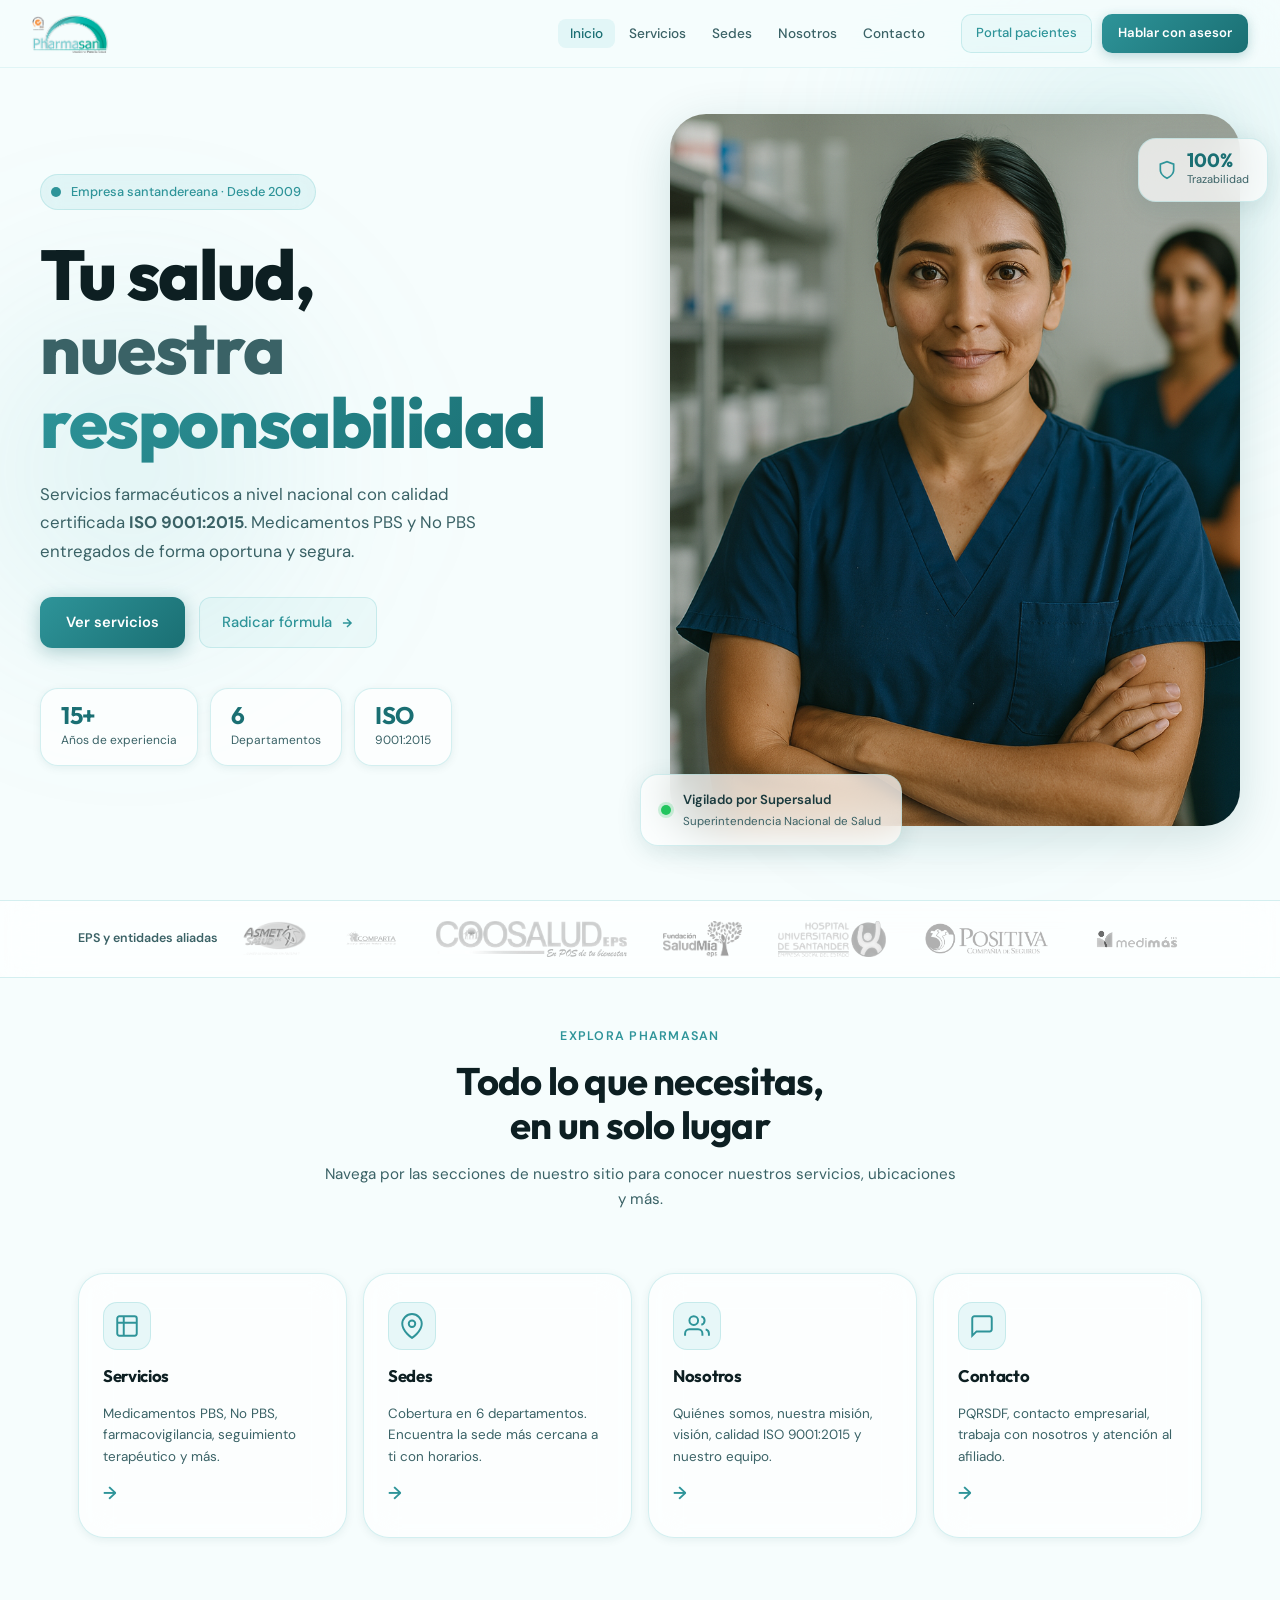
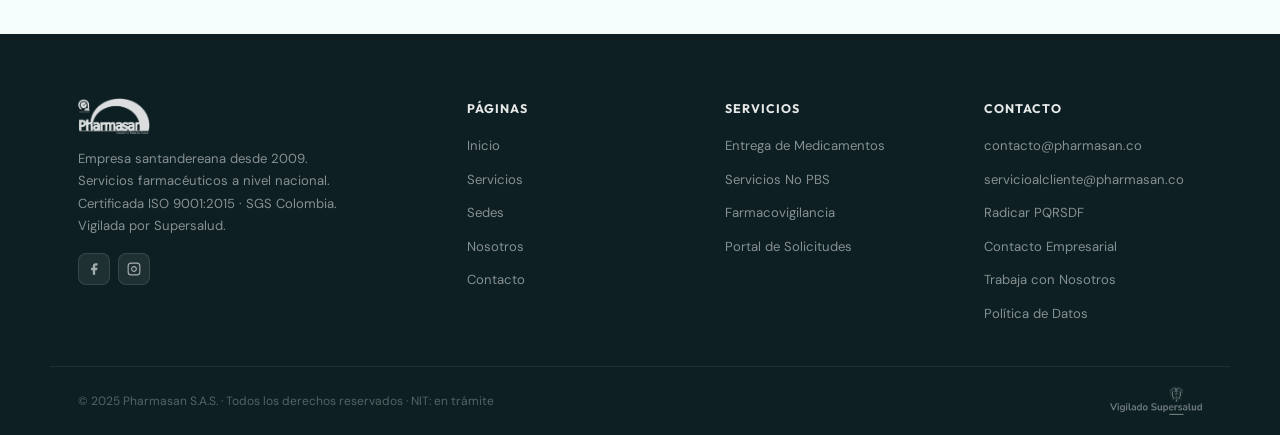
<file: index.html>
<!DOCTYPE html>
<html lang="es">
<head>
  <meta charset="UTF-8">
  <meta name="viewport" content="width=device-width, initial-scale=1.0">
  <title>Pharmasan S.A.S. · Inicio</title>
  <link href="https://fonts.googleapis.com/css2?family=Outfit:wght@400;500;600;700;800&family=DM+Sans:ital,wght@0,300;0,400;0,500;0,600;1,400&display=swap" rel="stylesheet">
  <link rel="stylesheet" href="pharmasan_v3.css">
</head>
<body data-page="inicio">

  <div class="orb orb-1" aria-hidden="true"></div>
  <div class="orb orb-2" aria-hidden="true"></div>
  <div class="orb orb-3" aria-hidden="true"></div>

  <!-- NAV -->
  <nav id="mainNav">
    <a href="index.html" class="nav-logo" aria-label="Pharmasan – Inicio">
      <img src="logo pharmasan.png" alt="Pharmasan S.A.S.">
    </a>
    <ul class="nav-links" id="navLinks">
      <li><a href="index.html" class="active">Inicio</a></li>
      <li><a href="servicios.html">Servicios</a></li>
      <li><a href="sedes.html">Sedes</a></li>
      <li><a href="nosotros.html">Nosotros</a></li>
      <li><a href="contacto.html">Contacto</a></li>
    </ul>
    <div class="nav-actions">
      <a href="https://solicitudes.pharmasan.net/" target="_blank" rel="noopener noreferrer" class="nav-portal">Portal pacientes</a>
      <a href="contacto.html" class="nav-cta">Hablar con asesor</a>
      <button class="nav-hamburger" id="navHamburger" aria-label="Abrir menú" aria-expanded="false">
        <span></span><span></span><span></span>
      </button>
    </div>
  </nav>

  <!-- HERO -->
  <section class="hero" id="inicio">
    <div class="hero-content">
      <div class="hero-eyebrow">
        <span class="pulse-ring"></span>
        <span>Empresa santandereana · Desde 2009</span>
      </div>
      <h1>Tu salud,<br><em>nuestra</em><br><span class="h1-gradient">responsabilidad</span></h1>
      <p class="hero-desc">
        Servicios farmacéuticos a nivel nacional con calidad certificada <strong>ISO 9001:2015</strong>. Medicamentos PBS y No PBS entregados de forma oportuna y segura.
      </p>
      <div class="hero-btns">
        <a href="servicios.html" class="btn-glass-primary">Ver servicios</a>
        <a href="https://solicitudes.pharmasan.net/" target="_blank" rel="noopener noreferrer" class="btn-ghost">
          Radicar fórmula
          <svg width="14" height="14" viewBox="0 0 24 24" fill="none" stroke="currentColor" stroke-width="2.5"><path d="M5 12h14M12 5l7 7-7 7"/></svg>
        </a>
      </div>
      <div class="hero-stats">
        <div class="hstat-glass">
          <span class="hstat-n">15+</span>
          <span class="hstat-l">Años de experiencia</span>
        </div>
        <div class="hstat-glass">
          <span class="hstat-n">6</span>
          <span class="hstat-l">Departamentos</span>
        </div>
        <div class="hstat-glass">
          <span class="hstat-n">ISO</span>
          <span class="hstat-l">9001:2015</span>
        </div>
      </div>
    </div>
    <div class="hero-visual">
      <div class="hero-img-wrap">
        <img src="img-varias2.jpg" alt="Equipo Pharmasan S.A.S." class="hero-photo">
        <div class="hero-glass-badge">
          <div class="hgb-dot"></div>
          <div>
            <div class="hgb-title">Vigilado por Supersalud</div>
            <div class="hgb-sub">Superintendencia Nacional de Salud</div>
          </div>
        </div>
        <div class="hero-glass-card-2">
          <svg width="20" height="20" viewBox="0 0 24 24" fill="none" stroke="currentColor" stroke-width="2"><path d="M12 22s8-4 8-10V5l-8-3-8 3v7c0 6 8 10 8 10z"/></svg>
          <div>
            <div class="hgc2-num">100%</div>
            <div class="hgc2-lbl">Trazabilidad</div>
          </div>
        </div>
      </div>
    </div>
  </section>

  <!-- EPS STRIP -->
  <div class="eps-strip">
    <div class="eps-strip-inner">
      <span class="eps-label">EPS y entidades aliadas</span>
      <div class="eps-track-wrap">
        <div class="eps-track">
          <img src="Caruseel1.png" alt="EPS aliada" class="eps-logo">
          <img src="Caruseel2.png" alt="EPS aliada" class="eps-logo">
          <img src="Caruseel3.png" alt="EPS aliada" class="eps-logo">
          <img src="Caruseel4.png" alt="EPS aliada" class="eps-logo">
          <img src="Caruseel5.png" alt="EPS aliada" class="eps-logo">
          <img src="Caruseel6.png" alt="EPS aliada" class="eps-logo">
          <img src="Caruseel7.png" alt="EPS aliada" class="eps-logo">
          <img src="Caruseel1.png" alt="EPS aliada" class="eps-logo">
          <img src="Caruseel2.png" alt="EPS aliada" class="eps-logo">
          <img src="Caruseel3.png" alt="EPS aliada" class="eps-logo">
          <img src="Caruseel4.png" alt="EPS aliada" class="eps-logo">
          <img src="Caruseel5.png" alt="EPS aliada" class="eps-logo">
          <img src="Caruseel6.png" alt="EPS aliada" class="eps-logo">
          <img src="Caruseel7.png" alt="EPS aliada" class="eps-logo">
        </div>
      </div>
    </div>
  </div>

  <!-- PREVIEW SECCIONES -->
  <section class="section page-preview-grid">
    <div class="container">
      <div class="section-head">
        <p class="eyebrow">Explora Pharmasan</p>
        <h2>Todo lo que necesitas,<br>en un solo lugar</h2>
        <p class="section-sub">Navega por las secciones de nuestro sitio para conocer nuestros servicios, ubicaciones y más.</p>
      </div>
      <div class="preview-cards">
        <a href="servicios.html" class="preview-card">
          <div class="pc-icon">
            <svg width="26" height="26" viewBox="0 0 24 24" fill="none" stroke="currentColor" stroke-width="1.8"><path d="M9 3H5a2 2 0 0 0-2 2v4m6-6h10a2 2 0 0 1 2 2v4M9 3v18m0 0h10a2 2 0 0 0 2-2V9M9 21H5a2 2 0 0 1-2-2V9m0 0h18"/></svg>
          </div>
          <h3>Servicios</h3>
          <p>Medicamentos PBS, No PBS, farmacovigilancia, seguimiento terapéutico y más.</p>
          <span class="pc-arrow">→</span>
        </a>
        <a href="sedes.html" class="preview-card">
          <div class="pc-icon">
            <svg width="26" height="26" viewBox="0 0 24 24" fill="none" stroke="currentColor" stroke-width="1.8"><path d="M21 10c0 7-9 13-9 13s-9-6-9-13a9 9 0 0 1 18 0z"/><circle cx="12" cy="10" r="3"/></svg>
          </div>
          <h3>Sedes</h3>
          <p>Cobertura en 6 departamentos. Encuentra la sede más cercana a ti con horarios.</p>
          <span class="pc-arrow">→</span>
        </a>
        <a href="nosotros.html" class="preview-card">
          <div class="pc-icon">
            <svg width="26" height="26" viewBox="0 0 24 24" fill="none" stroke="currentColor" stroke-width="1.8"><path d="M17 21v-2a4 4 0 0 0-4-4H5a4 4 0 0 0-4 4v2"/><circle cx="9" cy="7" r="4"/><path d="M23 21v-2a4 4 0 0 0-3-3.87M16 3.13a4 4 0 0 1 0 7.75"/></svg>
          </div>
          <h3>Nosotros</h3>
          <p>Quiénes somos, nuestra misión, visión, calidad ISO 9001:2015 y nuestro equipo.</p>
          <span class="pc-arrow">→</span>
        </a>
        <a href="contacto.html" class="preview-card">
          <div class="pc-icon">
            <svg width="26" height="26" viewBox="0 0 24 24" fill="none" stroke="currentColor" stroke-width="1.8"><path d="M21 15a2 2 0 0 1-2 2H7l-4 4V5a2 2 0 0 1 2-2h14a2 2 0 0 1 2 2z"/></svg>
          </div>
          <h3>Contacto</h3>
          <p>PQRSDF, contacto empresarial, trabaja con nosotros y atención al afiliado.</p>
          <span class="pc-arrow">→</span>
        </a>
      </div>
    </div>
  </section>

  <!-- FOOTER -->
  <footer>
    <div class="footer-main">
      <div class="footer-brand">
        <img src="logo pharmasan.png" alt="Pharmasan S.A.S." class="footer-logo">
        <p>Empresa santandereana desde 2009. Servicios farmacéuticos a nivel nacional. Certificada ISO 9001:2015 · SGS Colombia. Vigilada por Supersalud.</p>
        <div class="footer-social">
          <a href="https://www.facebook.com/Pharmasan.SAS" target="_blank" rel="noopener noreferrer" class="social-icon" aria-label="Facebook">
            <svg width="14" height="14" viewBox="0 0 24 24" fill="currentColor"><path d="M18 2h-3a5 5 0 0 0-5 5v3H7v4h3v8h4v-8h3l1-4h-4V7a1 1 0 0 1 1-1h3z"/></svg>
          </a>
          <a href="https://www.instagram.com/pharmasan.sas/" target="_blank" rel="noopener noreferrer" class="social-icon" aria-label="Instagram">
            <svg width="14" height="14" viewBox="0 0 24 24" fill="none" stroke="currentColor" stroke-width="2"><rect x="2" y="2" width="20" height="20" rx="5" ry="5"/><path d="M16 11.37A4 4 0 1 1 12.63 8 4 4 0 0 1 16 11.37z"/><line x1="17.5" y1="6.5" x2="17.51" y2="6.5"/></svg>
          </a>
        </div>
      </div>
      <div class="footer-col">
        <div class="footer-col-h">Páginas</div>
        <ul>
          <li><a href="index.html">Inicio</a></li>
          <li><a href="servicios.html">Servicios</a></li>
          <li><a href="sedes.html">Sedes</a></li>
          <li><a href="nosotros.html">Nosotros</a></li>
          <li><a href="contacto.html">Contacto</a></li>
        </ul>
      </div>
      <div class="footer-col">
        <div class="footer-col-h">Servicios</div>
        <ul>
          <li><a href="servicios.html">Entrega de Medicamentos</a></li>
          <li><a href="servicios.html">Servicios No PBS</a></li>
          <li><a href="servicios.html">Farmacovigilancia</a></li>
          <li><a href="https://solicitudes.pharmasan.net/" target="_blank" rel="noopener noreferrer">Portal de Solicitudes</a></li>
        </ul>
      </div>
      <div class="footer-col">
        <div class="footer-col-h">Contacto</div>
        <ul>
          <li><a href="mailto:contacto@pharmasan.co">contacto@pharmasan.co</a></li>
          <li><a href="mailto:servicioalcliente@pharmasan.co">servicioalcliente@pharmasan.co</a></li>
          <li><a href="contacto.html">Radicar PQRSDF</a></li>
          <li><a href="contacto.html">Contacto Empresarial</a></li>
          <li><a href="contacto.html">Trabaja con Nosotros</a></li>
          <li><a href="https://pharmasan.co/wp-content/uploads/2025/02/Politica-de-Proteccion-de-Datos-PHARMASAN-SAS.pdf" target="_blank" rel="noopener noreferrer">Política de Datos</a></li>
        </ul>
      </div>
    </div>
    <div class="footer-bottom">
      <span>© 2025 Pharmasan S.A.S. · Todos los derechos reservados · NIT: en trámite</span>
      <img src="logo-vigilado-supersalud-2025.png" alt="Vigilado Supersalud" class="footer-supersalud">
    </div>
  </footer>

  <script src="pharmasan_v3.js"></script>
  <script type="text/javascript">
    var s = document.createElement("script");
    s.src = "https://api.wcx.cloud/widget/?id=34b2960889eb48c8a3906fc934f424a5";
    document.head.appendChild(s);
  </script>
</body>
</html>
</file>
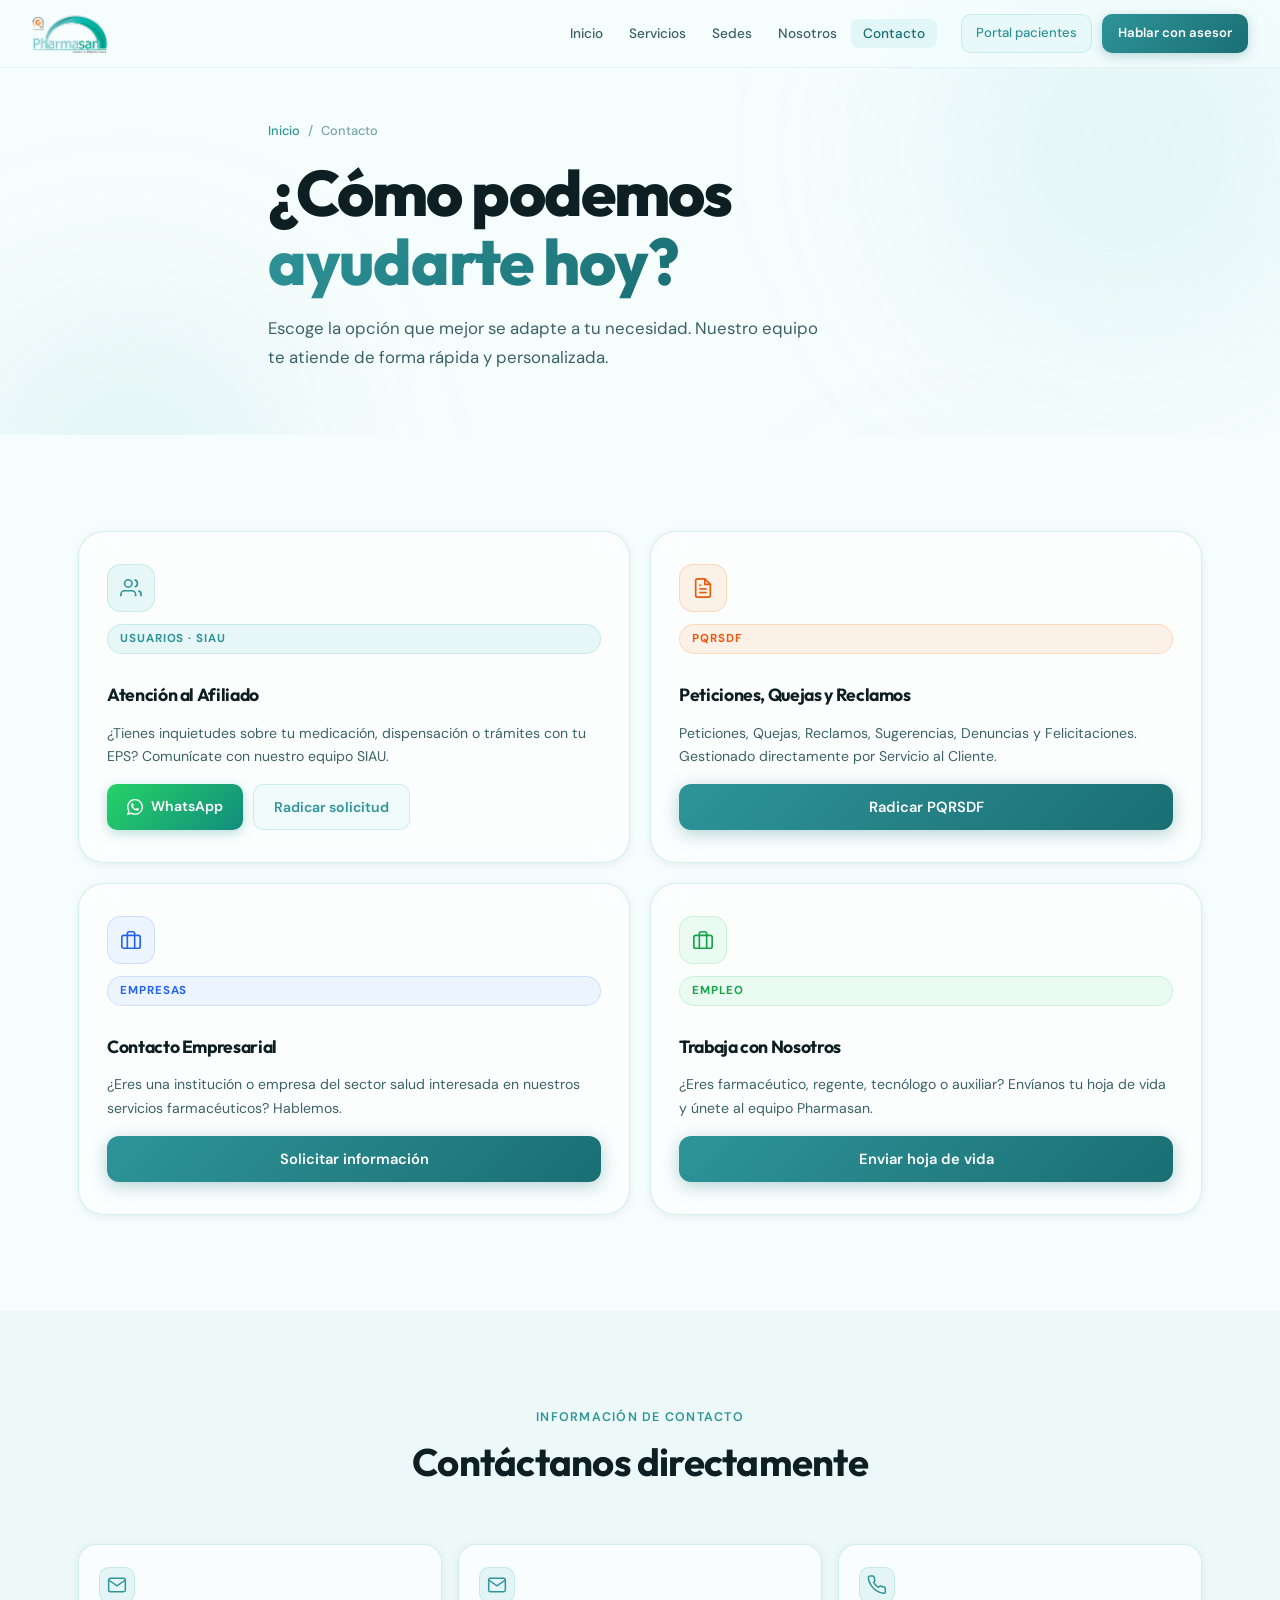
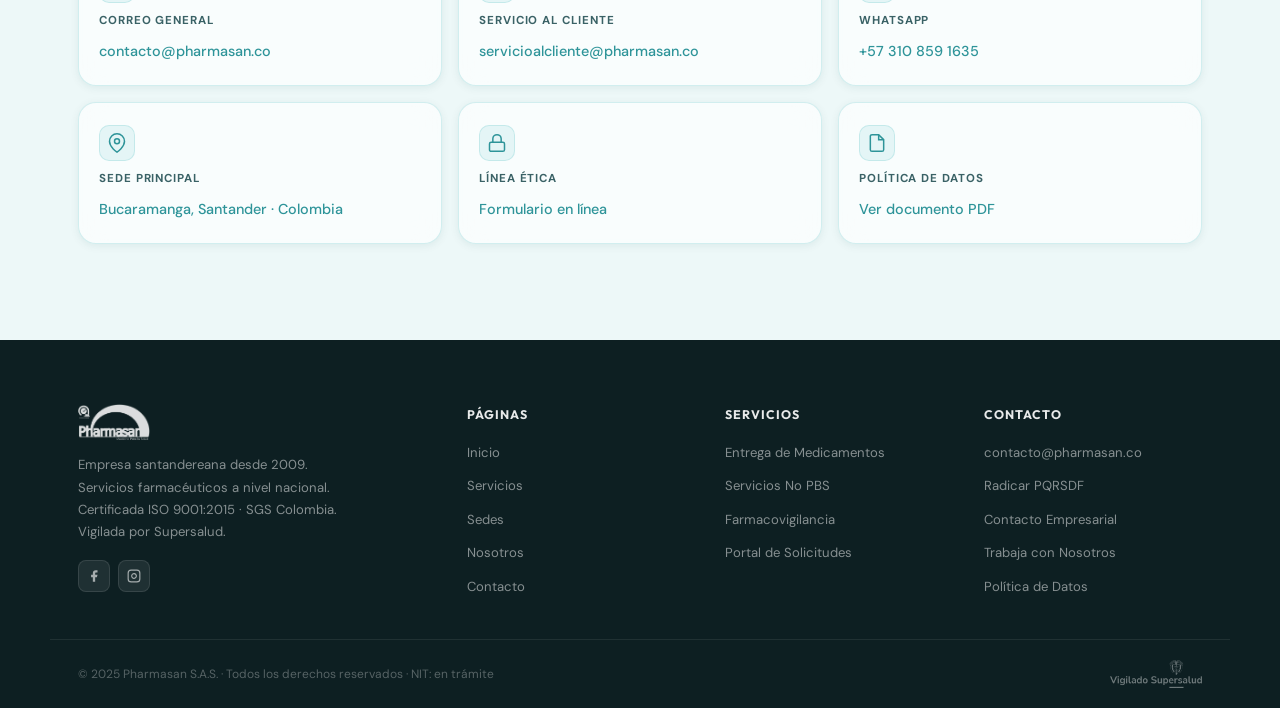
<file: contacto.html>
<!DOCTYPE html>
<html lang="es">
<head>
  <meta charset="UTF-8">
  <meta name="viewport" content="width=device-width, initial-scale=1.0">
  <title>Pharmasan S.A.S. · Contacto</title>
  <link href="https://fonts.googleapis.com/css2?family=Outfit:wght@400;500;600;700;800&family=DM+Sans:ital,wght@0,300;0,400;0,500;0,600;1,400&display=swap" rel="stylesheet">
  <link rel="stylesheet" href="pharmasan_v3.css">
</head>
<body data-page="contacto">

  <div class="orb orb-1" aria-hidden="true"></div>
  <div class="orb orb-2" aria-hidden="true"></div>
  <div class="orb orb-3" aria-hidden="true"></div>

  <!-- NAV -->
  <nav id="mainNav">
    <a href="index.html" class="nav-logo" aria-label="Pharmasan – Inicio">
      <img src="logo pharmasan.png" alt="Pharmasan S.A.S.">
    </a>
    <ul class="nav-links" id="navLinks">
      <li><a href="index.html">Inicio</a></li>
      <li><a href="servicios.html">Servicios</a></li>
      <li><a href="sedes.html">Sedes</a></li>
      <li><a href="nosotros.html">Nosotros</a></li>
      <li><a href="contacto.html" class="active">Contacto</a></li>
    </ul>
    <div class="nav-actions">
      <a href="https://solicitudes.pharmasan.net/" target="_blank" rel="noopener noreferrer" class="nav-portal">Portal pacientes</a>
      <a href="contacto.html" class="nav-cta">Hablar con asesor</a>
      <button class="nav-hamburger" id="navHamburger" aria-label="Abrir menú" aria-expanded="false">
        <span></span><span></span><span></span>
      </button>
    </div>
  </nav>

  <!-- PAGE HERO -->
  <div class="page-hero">
    <div class="container">
      <nav class="breadcrumb" aria-label="Ruta">
        <a href="index.html">Inicio</a>
        <span>/</span>
        <span>Contacto</span>
      </nav>
      <h1>¿Cómo podemos<br><span class="h1-gradient">ayudarte hoy?</span></h1>
      <p>Escoge la opción que mejor se adapte a tu necesidad. Nuestro equipo te atiende de forma rápida y personalizada.</p>
    </div>
  </div>

  <!-- OPCIONES DE CONTACTO -->
  <section class="section">
    <div class="container">
      <div class="contact-options-grid">

        <!-- Usuarios / SIAU -->
        <div class="contact-option-card">
          <div class="coc-icon coc-icon--teal">
            <svg width="22" height="22" viewBox="0 0 24 24" fill="none" stroke="currentColor" stroke-width="1.8"><path d="M17 21v-2a4 4 0 0 0-4-4H5a4 4 0 0 0-4 4v2"/><circle cx="9" cy="7" r="4"/><path d="M23 21v-2a4 4 0 0 0-3-3.87M16 3.13a4 4 0 0 1 0 7.75"/></svg>
          </div>
          <span class="ctag ctag--teal">Usuarios · SIAU</span>
          <h3>Atención al Afiliado</h3>
          <p>¿Tienes inquietudes sobre tu medicación, dispensación o trámites con tu EPS? Comunícate con nuestro equipo SIAU.</p>
          <div class="coc-actions">
            <a href="https://wa.me/573108591635?text=Hola%20Pharmasan%2C%20soy%20usuario%20afiliado%20y%20tengo%20una%20consulta." class="btn-whatsapp" target="_blank" rel="noopener noreferrer">
              <svg width="16" height="16" viewBox="0 0 24 24" fill="currentColor"><path d="M17.472 14.382c-.297-.149-1.758-.867-2.03-.967-.273-.099-.471-.148-.67.15-.197.297-.767.966-.94 1.164-.173.199-.347.223-.644.075-.297-.15-1.255-.463-2.39-1.475-.883-.788-1.48-1.761-1.653-2.059-.173-.297-.018-.458.13-.606.134-.133.298-.347.446-.52.149-.174.198-.298.298-.497.099-.198.05-.371-.025-.52-.075-.149-.669-1.612-.916-2.207-.242-.579-.487-.5-.669-.51-.173-.008-.371-.01-.57-.01-.198 0-.52.074-.792.372-.272.297-1.04 1.016-1.04 2.479 0 1.462 1.065 2.875 1.213 3.074.149.198 2.096 3.2 5.077 4.487.709.306 1.262.489 1.694.625.712.227 1.36.195 1.871.118.571-.085 1.758-.719 2.006-1.413.248-.694.248-1.289.173-1.413-.074-.124-.272-.198-.57-.347m-5.421 7.403h-.004a9.87 9.87 0 01-5.031-1.378l-.361-.214-3.741.982.998-3.648-.235-.374a9.86 9.86 0 01-1.51-5.26c.001-5.45 4.436-9.884 9.888-9.884 2.64 0 5.122 1.03 6.988 2.898a9.825 9.825 0 012.893 6.994c-.003 5.45-4.437 9.884-9.885 9.884m8.413-18.297A11.815 11.815 0 0012.05 0C5.495 0 .16 5.335.157 11.892c0 2.096.547 4.142 1.588 5.945L.057 24l6.305-1.654a11.882 11.882 0 005.683 1.448h.005c6.554 0 11.89-5.335 11.893-11.893a11.821 11.821 0 00-3.48-8.413z"/></svg>
              WhatsApp
            </a>
            <button class="btn-outline-contact" onclick="openModal('usuarios')">Radicar solicitud</button>
          </div>
        </div>

        <!-- PQRSDF -->
        <div class="contact-option-card">
          <div class="coc-icon coc-icon--orange">
            <svg width="22" height="22" viewBox="0 0 24 24" fill="none" stroke="currentColor" stroke-width="1.8"><path d="M14 2H6a2 2 0 0 0-2 2v16a2 2 0 0 0 2 2h12a2 2 0 0 0 2-2V8z"/><polyline points="14 2 14 8 20 8"/><line x1="16" y1="13" x2="8" y2="13"/><line x1="16" y1="17" x2="8" y2="17"/><polyline points="10 9 9 9 8 9"/></svg>
          </div>
          <span class="ctag ctag--orange">PQRSDF</span>
          <h3>Peticiones, Quejas y Reclamos</h3>
          <p>Peticiones, Quejas, Reclamos, Sugerencias, Denuncias y Felicitaciones. Gestionado directamente por Servicio al Cliente.</p>
          <div class="coc-actions">
            <button class="btn-glass-primary btn-full" onclick="openModal('pqrsdf')">Radicar PQRSDF</button>
          </div>
        </div>

        <!-- Empresarial -->
        <div class="contact-option-card">
          <div class="coc-icon coc-icon--blue">
            <svg width="22" height="22" viewBox="0 0 24 24" fill="none" stroke="currentColor" stroke-width="1.8"><rect x="2" y="7" width="20" height="14" rx="2"/><path d="M16 21V5a2 2 0 0 0-2-2h-4a2 2 0 0 0-2 2v16"/></svg>
          </div>
          <span class="ctag ctag--blue">Empresas</span>
          <h3>Contacto Empresarial</h3>
          <p>¿Eres una institución o empresa del sector salud interesada en nuestros servicios farmacéuticos? Hablemos.</p>
          <div class="coc-actions">
            <button class="btn-glass-primary btn-full" onclick="openModal('empresarial')">Solicitar información</button>
          </div>
        </div>

        <!-- Trabaja con nosotros -->
        <div class="contact-option-card">
          <div class="coc-icon coc-icon--green">
            <svg width="22" height="22" viewBox="0 0 24 24" fill="none" stroke="currentColor" stroke-width="1.8"><path d="M20 7H4a2 2 0 0 0-2 2v10a2 2 0 0 0 2 2h16a2 2 0 0 0 2-2V9a2 2 0 0 0-2-2z"/><path d="M16 21V5a2 2 0 0 0-2-2h-4a2 2 0 0 0-2 2v16"/></svg>
          </div>
          <span class="ctag ctag--green">Empleo</span>
          <h3>Trabaja con Nosotros</h3>
          <p>¿Eres farmacéutico, regente, tecnólogo o auxiliar? Envíanos tu hoja de vida y únete al equipo Pharmasan.</p>
          <div class="coc-actions">
            <button class="btn-glass-primary btn-full" onclick="openModal('trabajo')">Enviar hoja de vida</button>
          </div>
        </div>

      </div>
    </div>
  </section>

  <!-- INFO DE CONTACTO DIRECTO -->
  <section class="section section--alt">
    <div class="container">
      <div class="section-head">
        <p class="eyebrow">Información de contacto</p>
        <h2>Contáctanos directamente</h2>
      </div>
      <div class="contact-info-grid">
        <div class="contact-info-card">
          <div class="ci-icon">
            <svg width="20" height="20" viewBox="0 0 24 24" fill="none" stroke="currentColor" stroke-width="1.8"><path d="M4 4h16c1.1 0 2 .9 2 2v12c0 1.1-.9 2-2 2H4c-1.1 0-2-.9-2-2V6c0-1.1.9-2 2-2z"/><polyline points="22,6 12,13 2,6"/></svg>
          </div>
          <div class="ci-label">Correo general</div>
          <a href="mailto:contacto@pharmasan.co" class="ci-value">contacto@pharmasan.co</a>
        </div>
        <div class="contact-info-card">
          <div class="ci-icon">
            <svg width="20" height="20" viewBox="0 0 24 24" fill="none" stroke="currentColor" stroke-width="1.8"><path d="M4 4h16c1.1 0 2 .9 2 2v12c0 1.1-.9 2-2 2H4c-1.1 0-2-.9-2-2V6c0-1.1.9-2 2-2z"/><polyline points="22,6 12,13 2,6"/></svg>
          </div>
          <div class="ci-label">Servicio al cliente</div>
          <a href="mailto:servicioalcliente@pharmasan.co" class="ci-value">servicioalcliente@pharmasan.co</a>
        </div>
        <div class="contact-info-card">
          <div class="ci-icon">
            <svg width="20" height="20" viewBox="0 0 24 24" fill="none" stroke="currentColor" stroke-width="1.8"><path d="M22 16.92v3a2 2 0 0 1-2.18 2 19.79 19.79 0 0 1-8.63-3.07A19.5 19.5 0 0 1 4.69 12 19.79 19.79 0 0 1 1.61 3.41 2 2 0 0 1 3.6 1.24h3a2 2 0 0 1 2 1.72c.127.96.361 1.903.7 2.81a2 2 0 0 1-.45 2.11L7.91 8.82a16 16 0 0 0 6 6l.95-.95a2 2 0 0 1 2.11-.45c.907.339 1.85.573 2.81.7A2 2 0 0 1 21.73 16z"/></svg>
          </div>
          <div class="ci-label">WhatsApp</div>
          <a href="https://wa.me/573108591635" target="_blank" rel="noopener noreferrer" class="ci-value">+57 310 859 1635</a>
        </div>
        <div class="contact-info-card">
          <div class="ci-icon">
            <svg width="20" height="20" viewBox="0 0 24 24" fill="none" stroke="currentColor" stroke-width="1.8"><path d="M21 10c0 7-9 13-9 13s-9-6-9-13a9 9 0 0 1 18 0z"/><circle cx="12" cy="10" r="3"/></svg>
          </div>
          <div class="ci-label">Sede principal</div>
          <span class="ci-value">Bucaramanga, Santander · Colombia</span>
        </div>
        <div class="contact-info-card">
          <div class="ci-icon">
            <svg width="20" height="20" viewBox="0 0 24 24" fill="none" stroke="currentColor" stroke-width="1.8"><rect x="3" y="11" width="18" height="11" rx="2" ry="2"/><path d="M7 11V7a5 5 0 0 1 10 0v4"/></svg>
          </div>
          <div class="ci-label">Línea Ética</div>
          <a href="https://forms.office.com/pages/responsepage.aspx?id=_4BZeHNlbkKn3VDu4Kpwyi7o8kXiAG1Fph2Z_WLz_vFUQklRNTgwOUlGOUJOTkpSUVlZUjdPQzlNMy4u&origin=lprLink&route=shorturl" target="_blank" rel="noopener noreferrer" class="ci-value">Formulario en línea</a>
        </div>
        <div class="contact-info-card">
          <div class="ci-icon">
            <svg width="20" height="20" viewBox="0 0 24 24" fill="none" stroke="currentColor" stroke-width="1.8"><path d="M14 2H6a2 2 0 0 0-2 2v16a2 2 0 0 0 2 2h12a2 2 0 0 0 2-2V8z"/><polyline points="14 2 14 8 20 8"/></svg>
          </div>
          <div class="ci-label">Política de datos</div>
          <a href="https://pharmasan.co/wp-content/uploads/2025/02/Politica-de-Proteccion-de-Datos-PHARMASAN-SAS.pdf" target="_blank" rel="noopener noreferrer" class="ci-value">Ver documento PDF</a>
        </div>
      </div>
    </div>
  </section>

  <!-- FOOTER -->
  <footer>
    <div class="footer-main">
      <div class="footer-brand">
        <img src="logo pharmasan.png" alt="Pharmasan S.A.S." class="footer-logo">
        <p>Empresa santandereana desde 2009. Servicios farmacéuticos a nivel nacional. Certificada ISO 9001:2015 · SGS Colombia. Vigilada por Supersalud.</p>
        <div class="footer-social">
          <a href="https://www.facebook.com/Pharmasan.SAS" target="_blank" rel="noopener noreferrer" class="social-icon" aria-label="Facebook">
            <svg width="14" height="14" viewBox="0 0 24 24" fill="currentColor"><path d="M18 2h-3a5 5 0 0 0-5 5v3H7v4h3v8h4v-8h3l1-4h-4V7a1 1 0 0 1 1-1h3z"/></svg>
          </a>
          <a href="https://www.instagram.com/pharmasan.sas/" target="_blank" rel="noopener noreferrer" class="social-icon" aria-label="Instagram">
            <svg width="14" height="14" viewBox="0 0 24 24" fill="none" stroke="currentColor" stroke-width="2"><rect x="2" y="2" width="20" height="20" rx="5" ry="5"/><path d="M16 11.37A4 4 0 1 1 12.63 8 4 4 0 0 1 16 11.37z"/><line x1="17.5" y1="6.5" x2="17.51" y2="6.5"/></svg>
          </a>
        </div>
      </div>
      <div class="footer-col">
        <div class="footer-col-h">Páginas</div>
        <ul>
          <li><a href="index.html">Inicio</a></li>
          <li><a href="servicios.html">Servicios</a></li>
          <li><a href="sedes.html">Sedes</a></li>
          <li><a href="nosotros.html">Nosotros</a></li>
          <li><a href="contacto.html">Contacto</a></li>
        </ul>
      </div>
      <div class="footer-col">
        <div class="footer-col-h">Servicios</div>
        <ul>
          <li><a href="servicios.html">Entrega de Medicamentos</a></li>
          <li><a href="servicios.html">Servicios No PBS</a></li>
          <li><a href="servicios.html">Farmacovigilancia</a></li>
          <li><a href="https://solicitudes.pharmasan.net/" target="_blank" rel="noopener noreferrer">Portal de Solicitudes</a></li>
        </ul>
      </div>
      <div class="footer-col">
        <div class="footer-col-h">Contacto</div>
        <ul>
          <li><a href="mailto:contacto@pharmasan.co">contacto@pharmasan.co</a></li>
          <li><a href="contacto.html">Radicar PQRSDF</a></li>
          <li><a href="contacto.html">Contacto Empresarial</a></li>
          <li><a href="contacto.html">Trabaja con Nosotros</a></li>
          <li><a href="https://pharmasan.co/wp-content/uploads/2025/02/Politica-de-Proteccion-de-Datos-PHARMASAN-SAS.pdf" target="_blank" rel="noopener noreferrer">Política de Datos</a></li>
        </ul>
      </div>
    </div>
    <div class="footer-bottom">
      <span>© 2025 Pharmasan S.A.S. · Todos los derechos reservados · NIT: en trámite</span>
      <img src="logo-vigilado-supersalud-2025.png" alt="Vigilado Supersalud" class="footer-supersalud">
    </div>
  </footer>

  <!-- ══ MODALES ══ -->

  <!-- Usuarios -->
  <div class="modal-overlay" id="modalUsuarios" role="dialog" aria-modal="true" aria-labelledby="mtu">
    <div class="modal-box">
      <button class="modal-close" onclick="closeModal()" aria-label="Cerrar"><svg width="14" height="14" viewBox="0 0 24 24" fill="none" stroke="currentColor" stroke-width="2.5"><line x1="18" y1="6" x2="6" y2="18"/><line x1="6" y1="6" x2="18" y2="18"/></svg></button>
      <span class="mtag mtag--teal">Usuarios · SIAU</span>
      <h3 id="mtu">Contáctanos</h3>
      <p>Para usuarios afiliados con inquietudes sobre medicación, dispensación o trámites.</p>
      <form class="mform" onsubmit="submitForm(event)">
        <div class="form-row">
          <select required><option value="" disabled selected>Tipo de Identificación</option><option>Cédula de Ciudadanía</option><option>Cédula de Extranjería</option><option>Tarjeta de Identidad</option><option>Pasaporte</option></select>
          <input type="text" placeholder="Número de identificación" required>
        </div>
        <div class="form-row">
          <input type="text" placeholder="Nombres *" required autocomplete="given-name">
          <input type="text" placeholder="Apellidos *" required autocomplete="family-name">
        </div>
        <div class="form-row">
          <select required><option value="" disabled selected>Departamento</option><option>Cesar</option><option>Santander</option><option>Cundinamarca</option><option>Antioquia</option><option>Valle del Cauca</option><option>Otro</option></select>
          <input type="text" placeholder="Municipio" required>
        </div>
        <select required><option value="" disabled selected>EPS</option><option>Coosalud</option><option>Asmet Salud</option><option>Comparta</option><option>SaludMía</option><option>Nueva EPS</option><option>Sanitas</option><option>Sura</option><option>Otra</option></select>
        <div class="form-row">
          <input type="tel" placeholder="Teléfono *" required autocomplete="tel">
          <input type="email" placeholder="Correo electrónico *" required autocomplete="email">
        </div>
        <textarea placeholder="Motivo de consulta (opcional)"></textarea>
        <button type="submit" class="modal-submit">Enviar mensaje</button>
      </form>
    </div>
  </div>

  <!-- Empresarial -->
  <div class="modal-overlay" id="modalEmpresarial" role="dialog" aria-modal="true" aria-labelledby="mte">
    <div class="modal-box">
      <button class="modal-close" onclick="closeModal()" aria-label="Cerrar"><svg width="14" height="14" viewBox="0 0 24 24" fill="none" stroke="currentColor" stroke-width="2.5"><line x1="18" y1="6" x2="6" y2="18"/><line x1="6" y1="6" x2="18" y2="18"/></svg></button>
      <span class="mtag mtag--blue">Empresas</span>
      <h3 id="mte">Contacto Empresarial</h3>
      <p>Para entidades e instituciones interesadas en nuestros servicios farmacéuticos.</p>
      <form class="mform" onsubmit="submitForm(event)">
        <input type="text" placeholder="Nombre de la institución / empresa *" required>
        <div class="form-row">
          <input type="text" placeholder="Nombre del contacto *" required>
          <input type="text" placeholder="Cargo" required>
        </div>
        <div class="form-row">
          <input type="email" placeholder="Correo corporativo *" required autocomplete="email">
          <input type="tel" placeholder="Teléfono *" required autocomplete="tel">
        </div>
        <div class="form-row">
          <select required><option value="" disabled selected>Departamento</option><option>Cesar</option><option>Santander</option><option>Cundinamarca</option><option>Antioquia</option><option>Valle del Cauca</option><option>Otro</option></select>
          <input type="text" placeholder="Ciudad" required>
        </div>
        <select required><option value="" disabled selected>Servicio de interés</option><option>Entrega de Medicamentos PBS</option><option>Servicios No PBS</option><option>Servicio Farmacéutico Ambulatorio</option><option>Farmacovigilancia</option><option>Otro</option></select>
        <textarea placeholder="Cuéntanos sobre tu necesidad (opcional)"></textarea>
        <button type="submit" class="modal-submit">Solicitar información</button>
      </form>
    </div>
  </div>

  <!-- Trabajo -->
  <div class="modal-overlay" id="modalTrabajo" role="dialog" aria-modal="true" aria-labelledby="mtj">
    <div class="modal-box">
      <button class="modal-close" onclick="closeModal()" aria-label="Cerrar"><svg width="14" height="14" viewBox="0 0 24 24" fill="none" stroke="currentColor" stroke-width="2.5"><line x1="18" y1="6" x2="6" y2="18"/><line x1="6" y1="6" x2="18" y2="18"/></svg></button>
      <span class="mtag mtag--green">Empleo</span>
      <h3 id="mtj">Trabaja con Nosotros</h3>
      <p>Adjunta tu hoja de vida en PDF y Recursos Humanos se comunicará contigo.</p>
      <form class="mform" id="formTrabajo" onsubmit="submitEmpleo(event)">
        <div class="form-row">
          <input type="text" name="nombres" placeholder="Nombres *" required autocomplete="given-name">
          <input type="text" name="apellidos" placeholder="Apellidos *" required autocomplete="family-name">
        </div>
        <div class="form-row">
          <input type="email" name="email" placeholder="Correo *" required autocomplete="email">
          <input type="tel" name="telefono" placeholder="Teléfono *" required autocomplete="tel">
        </div>
        <input type="text" name="cargo" placeholder="Cargo de interés *" required>
        <div class="cv-area" id="cvUploadArea" role="button" tabindex="0" aria-label="Adjuntar hoja de vida PDF">
          <input type="file" id="cvFile" name="cv" accept=".pdf" style="display:none" onchange="handleCvFile(this.files[0])">
          <svg width="22" height="22" viewBox="0 0 24 24" fill="none" stroke="currentColor" stroke-width="1.5"><path d="M14 2H6a2 2 0 0 0-2 2v16a2 2 0 0 0 2 2h12a2 2 0 0 0 2-2V8z"/><polyline points="14 2 14 8 20 8"/></svg>
          <div><strong>Adjunta tu hoja de vida</strong><span>Haz clic o arrastra · PDF · máx. 50 MB</span></div>
        </div>
        <div class="cv-info" id="cvFileInfo" aria-live="polite"></div>
        <button type="submit" class="modal-submit" id="btnSubmitEmpleo">Enviar postulación</button>
      </form>
    </div>
  </div>

  <!-- PQRSDF -->
  <div class="modal-overlay" id="modalPqrsdf" role="dialog" aria-modal="true" aria-labelledby="mtp">
    <div class="modal-box modal-box--lg">
      <button class="modal-close" onclick="closeModal()" aria-label="Cerrar"><svg width="14" height="14" viewBox="0 0 24 24" fill="none" stroke="currentColor" stroke-width="2.5"><line x1="18" y1="6" x2="6" y2="18"/><line x1="6" y1="6" x2="18" y2="18"/></svg></button>
      <span class="mtag mtag--orange">PQRSDF</span>
      <h3 id="mtp">Radicar PQRSDF</h3>
      <p>Peticiones, Quejas, Reclamos, Sugerencias, Denuncias y Felicitaciones.</p>
      <div id="pqrsdfFormWrap">
        <form class="mform" id="formPqrsdf" onsubmit="submitPqrsdf(event)" novalidate>
          <div class="pq-grid">
            <label class="pq-opt"><input type="radio" name="tipoPqrsdf" value="Petición" required><span class="pq-card">Petición</span></label>
            <label class="pq-opt"><input type="radio" name="tipoPqrsdf" value="Queja"><span class="pq-card">Queja</span></label>
            <label class="pq-opt"><input type="radio" name="tipoPqrsdf" value="Reclamo"><span class="pq-card">Reclamo</span></label>
            <label class="pq-opt"><input type="radio" name="tipoPqrsdf" value="Sugerencia"><span class="pq-card">Sugerencia</span></label>
            <label class="pq-opt"><input type="radio" name="tipoPqrsdf" value="Denuncia"><span class="pq-card">Denuncia</span></label>
            <label class="pq-opt"><input type="radio" name="tipoPqrsdf" value="Felicitación"><span class="pq-card">Felicitación</span></label>
          </div>
          <div class="pq-error" id="pqrsdfTipoError" aria-live="polite"></div>
          <select name="tipoUsuario" required><option value="" disabled selected>Tipo de usuario *</option><option>Afiliado</option><option>No afiliado</option><option>Empresa / Institución</option></select>
          <div class="form-row">
            <input type="text" name="nombres" placeholder="Nombres *" required autocomplete="given-name">
            <input type="text" name="apellidos" placeholder="Apellidos *" required autocomplete="family-name">
          </div>
          <div class="form-row">
            <select name="tipoDoc" required><option value="" disabled selected>Tipo de documento *</option><option value="CC">Cédula de Ciudadanía</option><option value="CE">Cédula de Extranjería</option><option value="TI">Tarjeta de Identidad</option><option value="PA">Pasaporte</option><option value="NIT">NIT</option></select>
            <input type="text" name="numDoc" placeholder="Número de documento *" required>
          </div>
          <div class="form-row">
            <input type="email" name="email" placeholder="Correo electrónico *" required autocomplete="email">
            <input type="tel" name="telefono" placeholder="Teléfono *" required autocomplete="tel">
          </div>
          <textarea name="descripcion" placeholder="Descripción detallada de su solicitud *" required rows="4"></textarea>
          <label class="pq-consent">
            <input type="checkbox" name="autorizacion" required>
            <span>Autorizo el tratamiento de mis datos según la <a href="https://pharmasan.co/wp-content/uploads/2025/02/Politica-de-Proteccion-de-Datos-PHARMASAN-SAS.pdf" target="_blank" rel="noopener noreferrer">Política de Protección de Datos</a> de Pharmasan S.A.S. *</span>
          </label>
          <button type="submit" class="modal-submit" id="btnSubmitPqrsdf">Radicar solicitud</button>
        </form>
      </div>
      <div id="pqrsdfConfirmWrap" class="pq-confirm" hidden>
        <div class="pq-ok-icon"><svg width="26" height="26" viewBox="0 0 24 24" fill="none" stroke="currentColor" stroke-width="2.5"><polyline points="20 6 9 17 4 12"/></svg></div>
        <h4>¡Solicitud radicada!</h4>
        <p>Tu <strong id="pqrsdfTipoConfirm"></strong> fue recibida. Servicio al Cliente la gestionará a la brevedad.</p>
        <div class="pq-rad-box"><span class="pq-rad-lbl">Número de radicado</span><span class="pq-rad-num" id="pqrsdfNumRadicado"></span></div>
        <button class="modal-submit" onclick="closeModal()">Cerrar</button>
      </div>
    </div>
  </div>

  <script src="pharmasan_v3.js"></script>
  <script type="text/javascript">
    var s = document.createElement("script");
    s.src = "https://api.wcx.cloud/widget/?id=34b2960889eb48c8a3906fc934f424a5";
    document.head.appendChild(s);
  </script>
</body>
</html>
</file>
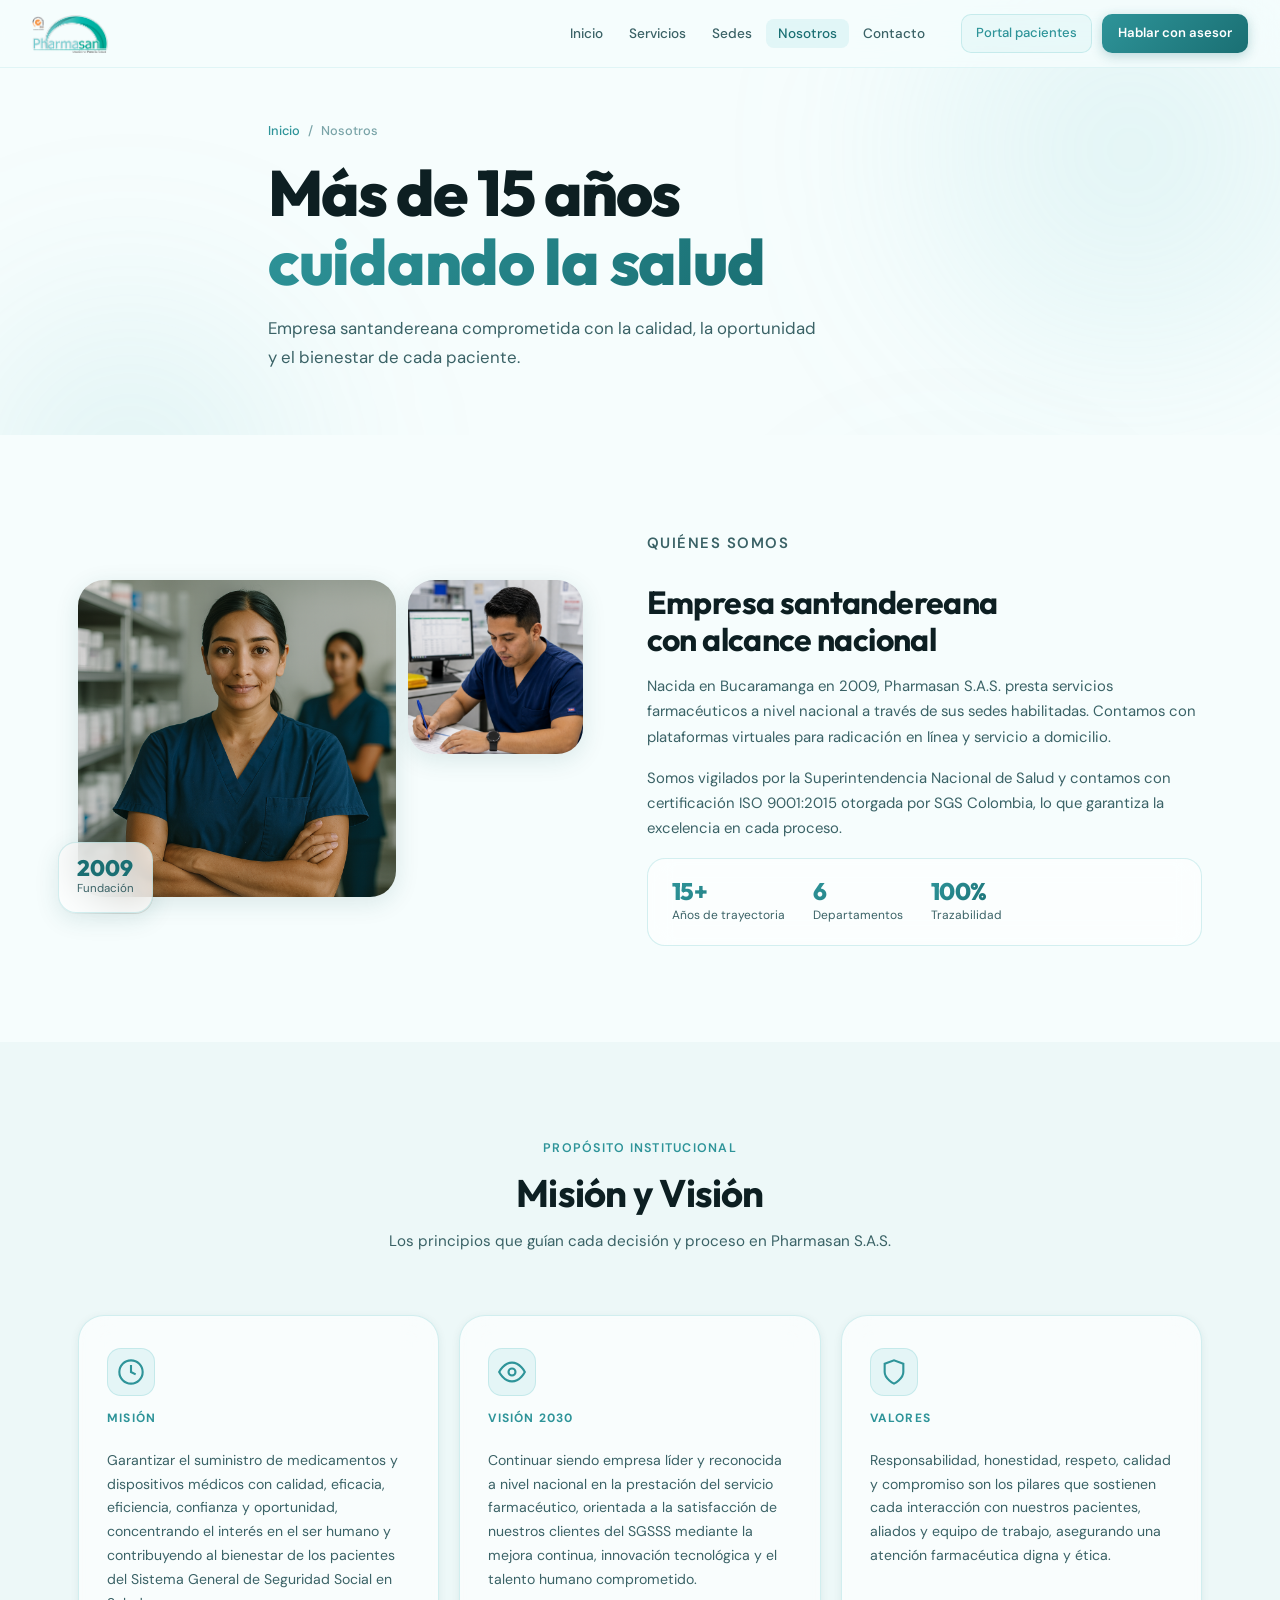
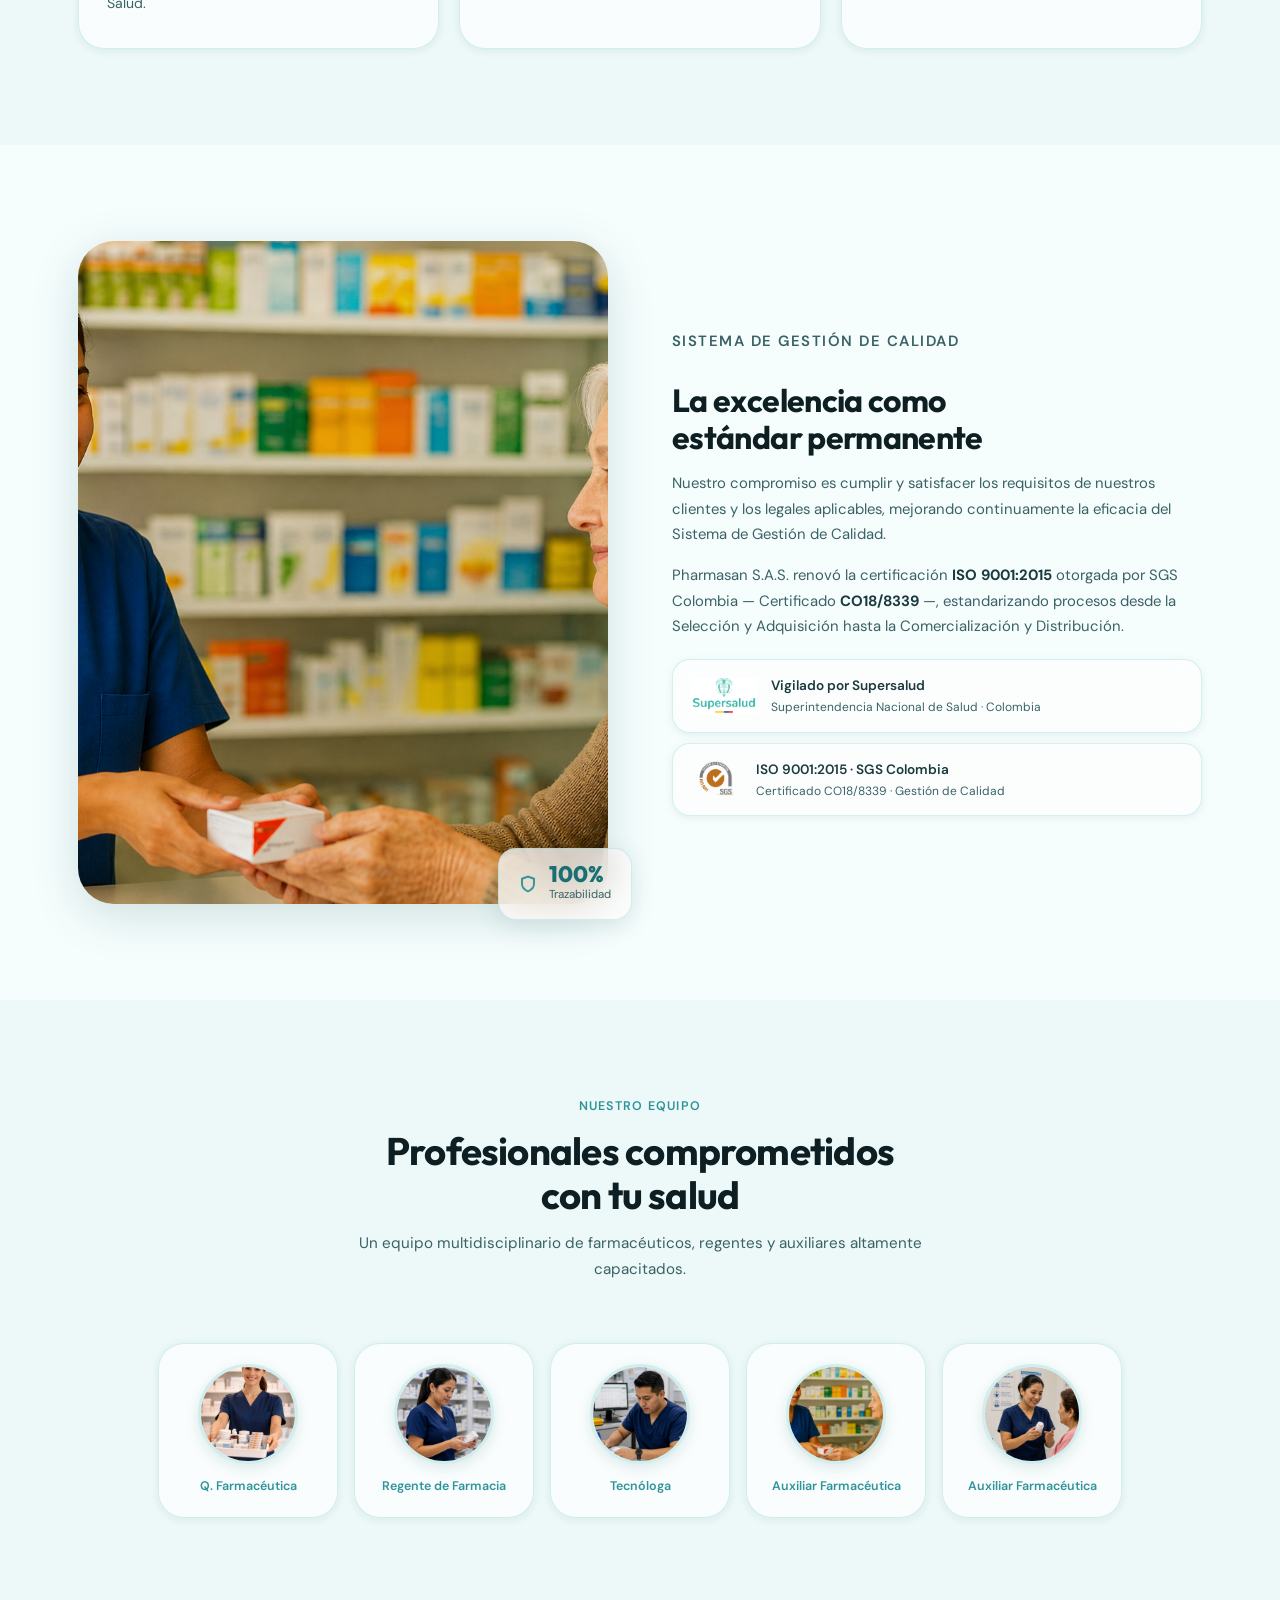
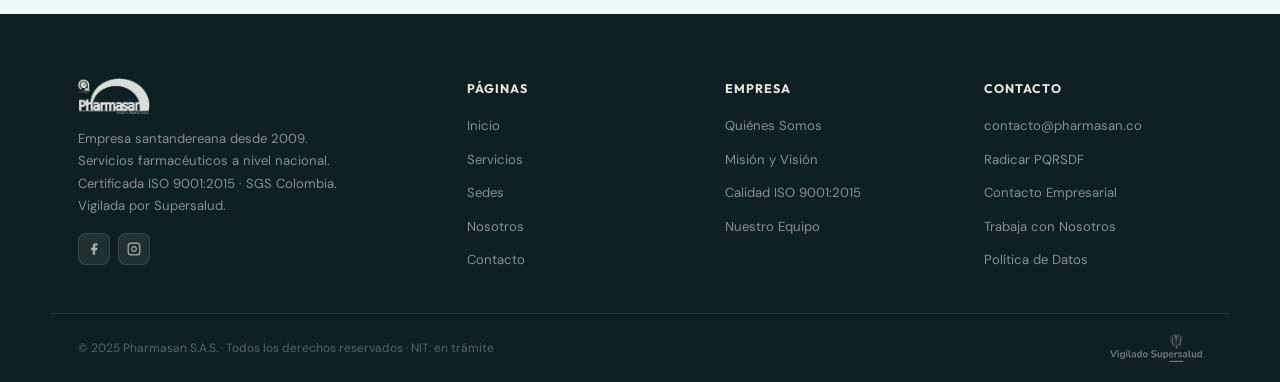
<file: nosotros.html>
<!DOCTYPE html>
<html lang="es">
<head>
  <meta charset="UTF-8">
  <meta name="viewport" content="width=device-width, initial-scale=1.0">
  <title>Pharmasan S.A.S. · Nosotros</title>
  <link href="https://fonts.googleapis.com/css2?family=Outfit:wght@400;500;600;700;800&family=DM+Sans:ital,wght@0,300;0,400;0,500;0,600;1,400&display=swap" rel="stylesheet">
  <link rel="stylesheet" href="pharmasan_v3.css">
</head>
<body data-page="nosotros">

  <div class="orb orb-1" aria-hidden="true"></div>
  <div class="orb orb-2" aria-hidden="true"></div>
  <div class="orb orb-3" aria-hidden="true"></div>

  <!-- NAV -->
  <nav id="mainNav">
    <a href="index.html" class="nav-logo" aria-label="Pharmasan – Inicio">
      <img src="logo pharmasan.png" alt="Pharmasan S.A.S.">
    </a>
    <ul class="nav-links" id="navLinks">
      <li><a href="index.html">Inicio</a></li>
      <li><a href="servicios.html">Servicios</a></li>
      <li><a href="sedes.html">Sedes</a></li>
      <li><a href="nosotros.html" class="active">Nosotros</a></li>
      <li><a href="contacto.html">Contacto</a></li>
    </ul>
    <div class="nav-actions">
      <a href="https://solicitudes.pharmasan.net/" target="_blank" rel="noopener noreferrer" class="nav-portal">Portal pacientes</a>
      <a href="contacto.html" class="nav-cta">Hablar con asesor</a>
      <button class="nav-hamburger" id="navHamburger" aria-label="Abrir menú" aria-expanded="false">
        <span></span><span></span><span></span>
      </button>
    </div>
  </nav>

  <!-- PAGE HERO -->
  <div class="page-hero">
    <div class="container">
      <nav class="breadcrumb" aria-label="Ruta">
        <a href="index.html">Inicio</a>
        <span>/</span>
        <span>Nosotros</span>
      </nav>
      <h1>Más de 15 años<br><span class="h1-gradient">cuidando la salud</span></h1>
      <p>Empresa santandereana comprometida con la calidad, la oportunidad y el bienestar de cada paciente.</p>
    </div>
  </div>

  <!-- QUIÉNES SOMOS -->
  <section class="section">
    <div class="container">
      <div class="about-layout">
        <div class="about-imgs">
          <div class="about-img-main"><img src="img-varias2.jpg" alt="Equipo Pharmasan"></div>
          <div class="about-img-side"><img src="img-varias3.jpg" alt="Farmacéutica Pharmasan"></div>
          <div class="about-year">
            <span class="ay-num">2009</span>
            <span class="ay-lbl">Fundación</span>
          </div>
        </div>
        <div class="about-text">
          <p class="eyebrow">Quiénes somos</p>
          <h2>Empresa santandereana<br>con alcance nacional</h2>
          <p>Nacida en Bucaramanga en 2009, Pharmasan S.A.S. presta servicios farmacéuticos a nivel nacional a través de sus sedes habilitadas. Contamos con plataformas virtuales para radicación en línea y servicio a domicilio.</p>
          <p>Somos vigilados por la Superintendencia Nacional de Salud y contamos con certificación ISO 9001:2015 otorgada por SGS Colombia, lo que garantiza la excelencia en cada proceso.</p>
          <div class="about-kpis">
            <div class="akpi"><span class="akpi-n">15+</span><span class="akpi-l">Años de trayectoria</span></div>
            <div class="akpi"><span class="akpi-n">6</span><span class="akpi-l">Departamentos</span></div>
            <div class="akpi"><span class="akpi-n">100%</span><span class="akpi-l">Trazabilidad</span></div>
          </div>
        </div>
      </div>
    </div>
  </section>

  <!-- MISIÓN Y VISIÓN -->
  <section class="section section--alt">
    <div class="container">
      <div class="section-head">
        <p class="eyebrow">Propósito institucional</p>
        <h2>Misión y Visión</h2>
        <p class="section-sub">Los principios que guían cada decisión y proceso en Pharmasan S.A.S.</p>
      </div>
      <div class="mv-full-grid">
        <div class="mv-full-card">
          <div class="mvf-icon">
            <svg width="28" height="28" viewBox="0 0 24 24" fill="none" stroke="currentColor" stroke-width="1.8"><circle cx="12" cy="12" r="10"/><polyline points="12 6 12 12 16 14"/></svg>
          </div>
          <div class="mv-label">Misión</div>
          <p>Garantizar el suministro de medicamentos y dispositivos médicos con calidad, eficacia, eficiencia, confianza y oportunidad, concentrando el interés en el ser humano y contribuyendo al bienestar de los pacientes del Sistema General de Seguridad Social en Salud.</p>
        </div>
        <div class="mv-full-card">
          <div class="mvf-icon">
            <svg width="28" height="28" viewBox="0 0 24 24" fill="none" stroke="currentColor" stroke-width="1.8"><path d="M1 12s4-8 11-8 11 8 11 8-4 8-11 8-11-8-11-8z"/><circle cx="12" cy="12" r="3"/></svg>
          </div>
          <div class="mv-label">Visión 2030</div>
          <p>Continuar siendo empresa líder y reconocida a nivel nacional en la prestación del servicio farmacéutico, orientada a la satisfacción de nuestros clientes del SGSSS mediante la mejora continua, innovación tecnológica y el talento humano comprometido.</p>
        </div>
        <div class="mv-full-card">
          <div class="mvf-icon">
            <svg width="28" height="28" viewBox="0 0 24 24" fill="none" stroke="currentColor" stroke-width="1.8"><path d="M12 22s8-4 8-10V5l-8-3-8 3v7c0 6 8 10 8 10z"/></svg>
          </div>
          <div class="mv-label">Valores</div>
          <p>Responsabilidad, honestidad, respeto, calidad y compromiso son los pilares que sostienen cada interacción con nuestros pacientes, aliados y equipo de trabajo, asegurando una atención farmacéutica digna y ética.</p>
        </div>
      </div>
    </div>
  </section>

  <!-- CALIDAD -->
  <section class="section">
    <div class="container">
      <div class="quality-layout">
        <div class="quality-visual">
          <div class="quality-img-outer">
            <img src="img-varias4.jpg" alt="Control de calidad Pharmasan">
            <div class="quality-float">
              <svg width="18" height="18" viewBox="0 0 24 24" fill="none" stroke="currentColor" stroke-width="2.5"><path d="M12 22s8-4 8-10V5l-8-3-8 3v7c0 6 8 10 8 10z"/></svg>
              <div>
                <div class="qf-num">100%</div>
                <div class="qf-lbl">Trazabilidad</div>
              </div>
            </div>
          </div>
        </div>
        <div class="quality-text">
          <p class="eyebrow">Sistema de Gestión de Calidad</p>
          <h2>La excelencia como<br>estándar permanente</h2>
          <p>Nuestro compromiso es cumplir y satisfacer los requisitos de nuestros clientes y los legales aplicables, mejorando continuamente la eficacia del Sistema de Gestión de Calidad.</p>
          <p>Pharmasan S.A.S. renovó la certificación <strong>ISO 9001:2015</strong> otorgada por SGS Colombia — Certificado <strong>CO18/8339</strong> —, estandarizando procesos desde la Selección y Adquisición hasta la Comercialización y Distribución.</p>
          <div class="cert-list">
            <div class="cert-glass">
              <img src="LOGO SUPER SALUD WAIT.png" alt="Vigilado Supersalud" class="cert-img">
              <div>
                <div class="cert-name">Vigilado por Supersalud</div>
                <div class="cert-sub">Superintendencia Nacional de Salud · Colombia</div>
              </div>
            </div>
            <div class="cert-glass">
              <img src="logo calidad.png" alt="ISO 9001:2015" class="cert-img">
              <div>
                <div class="cert-name">ISO 9001:2015 · SGS Colombia</div>
                <div class="cert-sub">Certificado CO18/8339 · Gestión de Calidad</div>
              </div>
            </div>
          </div>
        </div>
      </div>
    </div>
  </section>

  <!-- EQUIPO -->
  <section class="section section--alt">
    <div class="container">
      <div class="section-head">
        <p class="eyebrow">Nuestro equipo</p>
        <h2>Profesionales comprometidos<br>con tu salud</h2>
        <p class="section-sub">Un equipo multidisciplinario de farmacéuticos, regentes y auxiliares altamente capacitados.</p>
      </div>
      <div class="team-row">
        <div class="team-card"><div class="team-img"><img src="img-varias1.jpg" alt="Q. Farmacéutica"></div><div class="team-role">Q. Farmacéutica</div></div>
        <div class="team-card"><div class="team-img"><img src="img-varias6.jpg" alt="Regente"></div><div class="team-role">Regente de Farmacia</div></div>
        <div class="team-card"><div class="team-img"><img src="img-varias3.jpg" alt="Tecnóloga"></div><div class="team-role">Tecnóloga</div></div>
        <div class="team-card"><div class="team-img"><img src="img-varias4.jpg" alt="Auxiliar"></div><div class="team-role">Auxiliar Farmacéutica</div></div>
        <div class="team-card"><div class="team-img"><img src="img-varias5.jpg" alt="Auxiliar"></div><div class="team-role">Auxiliar Farmacéutica</div></div>
      </div>
    </div>
  </section>

  <!-- FOOTER -->
  <footer>
    <div class="footer-main">
      <div class="footer-brand">
        <img src="logo pharmasan.png" alt="Pharmasan S.A.S." class="footer-logo">
        <p>Empresa santandereana desde 2009. Servicios farmacéuticos a nivel nacional. Certificada ISO 9001:2015 · SGS Colombia. Vigilada por Supersalud.</p>
        <div class="footer-social">
          <a href="https://www.facebook.com/Pharmasan.SAS" target="_blank" rel="noopener noreferrer" class="social-icon" aria-label="Facebook">
            <svg width="14" height="14" viewBox="0 0 24 24" fill="currentColor"><path d="M18 2h-3a5 5 0 0 0-5 5v3H7v4h3v8h4v-8h3l1-4h-4V7a1 1 0 0 1 1-1h3z"/></svg>
          </a>
          <a href="https://www.instagram.com/pharmasan.sas/" target="_blank" rel="noopener noreferrer" class="social-icon" aria-label="Instagram">
            <svg width="14" height="14" viewBox="0 0 24 24" fill="none" stroke="currentColor" stroke-width="2"><rect x="2" y="2" width="20" height="20" rx="5" ry="5"/><path d="M16 11.37A4 4 0 1 1 12.63 8 4 4 0 0 1 16 11.37z"/><line x1="17.5" y1="6.5" x2="17.51" y2="6.5"/></svg>
          </a>
        </div>
      </div>
      <div class="footer-col">
        <div class="footer-col-h">Páginas</div>
        <ul>
          <li><a href="index.html">Inicio</a></li>
          <li><a href="servicios.html">Servicios</a></li>
          <li><a href="sedes.html">Sedes</a></li>
          <li><a href="nosotros.html">Nosotros</a></li>
          <li><a href="contacto.html">Contacto</a></li>
        </ul>
      </div>
      <div class="footer-col">
        <div class="footer-col-h">Empresa</div>
        <ul>
          <li><a href="nosotros.html">Quiénes Somos</a></li>
          <li><a href="nosotros.html">Misión y Visión</a></li>
          <li><a href="nosotros.html">Calidad ISO 9001:2015</a></li>
          <li><a href="nosotros.html">Nuestro Equipo</a></li>
        </ul>
      </div>
      <div class="footer-col">
        <div class="footer-col-h">Contacto</div>
        <ul>
          <li><a href="mailto:contacto@pharmasan.co">contacto@pharmasan.co</a></li>
          <li><a href="contacto.html">Radicar PQRSDF</a></li>
          <li><a href="contacto.html">Contacto Empresarial</a></li>
          <li><a href="contacto.html">Trabaja con Nosotros</a></li>
          <li><a href="https://pharmasan.co/wp-content/uploads/2025/02/Politica-de-Proteccion-de-Datos-PHARMASAN-SAS.pdf" target="_blank" rel="noopener noreferrer">Política de Datos</a></li>
        </ul>
      </div>
    </div>
    <div class="footer-bottom">
      <span>© 2025 Pharmasan S.A.S. · Todos los derechos reservados · NIT: en trámite</span>
      <img src="logo-vigilado-supersalud-2025.png" alt="Vigilado Supersalud" class="footer-supersalud">
    </div>
  </footer>

  <script src="pharmasan_v3.js"></script>
  <script type="text/javascript">
    var s = document.createElement("script");
    s.src = "https://api.wcx.cloud/widget/?id=34b2960889eb48c8a3906fc934f424a5";
    document.head.appendChild(s);
  </script>
</body>
</html>
</file>
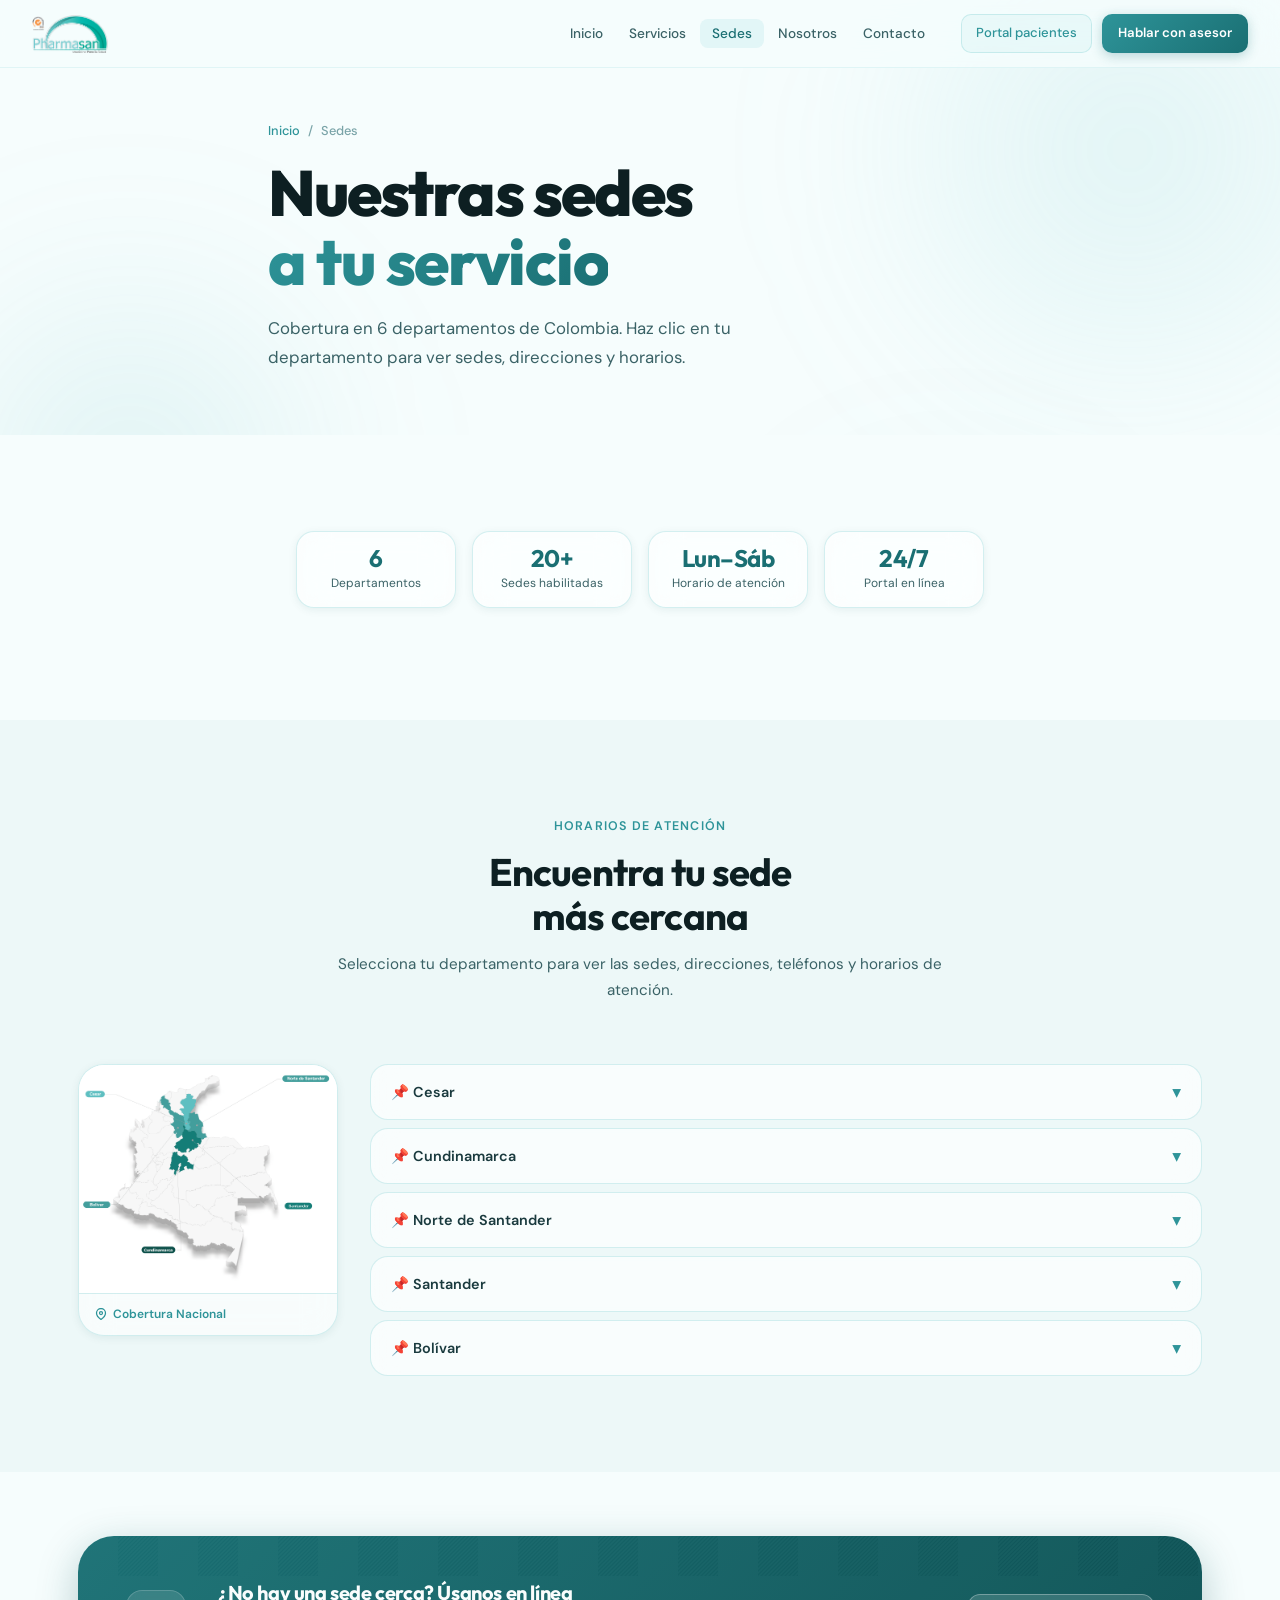
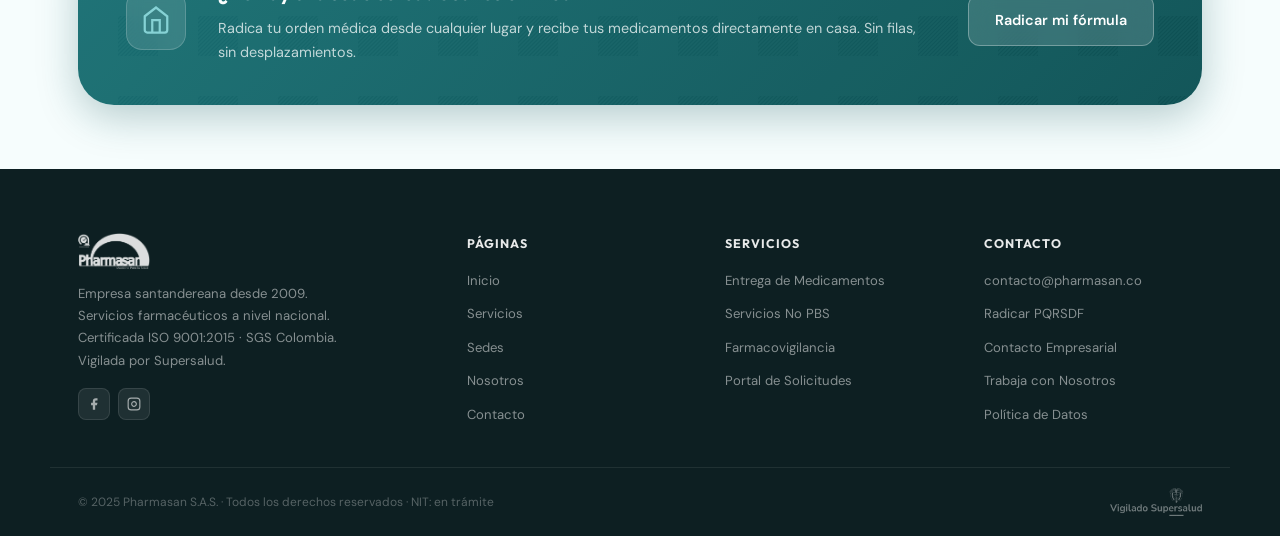
<file: sedes.html>
<!DOCTYPE html>
<html lang="es">
<head>
  <meta charset="UTF-8">
  <meta name="viewport" content="width=device-width, initial-scale=1.0">
  <title>Pharmasan S.A.S. · Sedes</title>
  <link href="https://fonts.googleapis.com/css2?family=Outfit:wght@400;500;600;700;800&family=DM+Sans:ital,wght@0,300;0,400;0,500;0,600;1,400&display=swap" rel="stylesheet">
  <link rel="stylesheet" href="pharmasan_v3.css">
</head>
<body data-page="sedes">

  <div class="orb orb-1" aria-hidden="true"></div>
  <div class="orb orb-2" aria-hidden="true"></div>
  <div class="orb orb-3" aria-hidden="true"></div>

  <!-- NAV -->
  <nav id="mainNav">
    <a href="index.html" class="nav-logo" aria-label="Pharmasan – Inicio">
      <img src="logo pharmasan.png" alt="Pharmasan S.A.S.">
    </a>
    <ul class="nav-links" id="navLinks">
      <li><a href="index.html">Inicio</a></li>
      <li><a href="servicios.html">Servicios</a></li>
      <li><a href="sedes.html" class="active">Sedes</a></li>
      <li><a href="nosotros.html">Nosotros</a></li>
      <li><a href="contacto.html">Contacto</a></li>
    </ul>
    <div class="nav-actions">
      <a href="https://solicitudes.pharmasan.net/" target="_blank" rel="noopener noreferrer" class="nav-portal">Portal pacientes</a>
      <a href="contacto.html" class="nav-cta">Hablar con asesor</a>
      <button class="nav-hamburger" id="navHamburger" aria-label="Abrir menú" aria-expanded="false">
        <span></span><span></span><span></span>
      </button>
    </div>
  </nav>

  <!-- PAGE HERO -->
  <div class="page-hero">
    <div class="container">
      <nav class="breadcrumb" aria-label="Ruta">
        <a href="index.html">Inicio</a>
        <span>/</span>
        <span>Sedes</span>
      </nav>
      <h1>Nuestras sedes<br><span class="h1-gradient">a tu servicio</span></h1>
      <p>Cobertura en 6 departamentos de Colombia. Haz clic en tu departamento para ver sedes, direcciones y horarios.</p>
    </div>
  </div>

  <!-- STATS DE COBERTURA -->
  <section class="section">
    <div class="container">
      <div class="cobertura-stats">
        <div class="hstat-glass">
          <span class="hstat-n">6</span>
          <span class="hstat-l">Departamentos</span>
        </div>
        <div class="hstat-glass">
          <span class="hstat-n">20+</span>
          <span class="hstat-l">Sedes habilitadas</span>
        </div>
        <div class="hstat-glass">
          <span class="hstat-n">Lun–Sáb</span>
          <span class="hstat-l">Horario de atención</span>
        </div>
        <div class="hstat-glass">
          <span class="hstat-n">24/7</span>
          <span class="hstat-l">Portal en línea</span>
        </div>
      </div>
    </div>
  </section>

  <!-- MAPA + ACORDEÓN -->
  <section class="section section--alt">
    <div class="container">
      <div class="section-head">
        <p class="eyebrow">Horarios de atención</p>
        <h2>Encuentra tu sede<br>más cercana</h2>
        <p class="section-sub">Selecciona tu departamento para ver las sedes, direcciones, teléfonos y horarios de atención.</p>
      </div>
      <div class="sedes-layout">
        <div class="sedes-map-box">
          <img src="mapa.png" alt="Mapa de sedes Pharmasan" class="map-img">
          <div class="map-tag">
            <svg width="12" height="12" viewBox="0 0 24 24" fill="none" stroke="currentColor" stroke-width="2.5"><path d="M21 10c0 7-9 13-9 13s-9-6-9-13a9 9 0 0 1 18 0z"/><circle cx="12" cy="10" r="3"/></svg>
            Cobertura Nacional
          </div>
        </div>
        <div class="sedes-accordion" id="sedesAccordion"></div>
      </div>
    </div>
  </section>

  <!-- CTA DOMICILIO -->
  <section class="domicilio-section">
    <div class="container">
      <div class="dom-glass">
        <div class="dom-icon-wrap">
          <svg width="30" height="30" viewBox="0 0 24 24" fill="none" stroke="currentColor" stroke-width="1.8"><path d="M3 9l9-7 9 7v11a2 2 0 0 1-2 2H5a2 2 0 0 1-2-2z"/><polyline points="9 22 9 12 15 12 15 22"/></svg>
        </div>
        <div class="dom-text">
          <h3>¿No hay una sede cerca? Úsanos en línea</h3>
          <p>Radica tu orden médica desde cualquier lugar y recibe tus medicamentos directamente en casa. Sin filas, sin desplazamientos.</p>
        </div>
        <a href="https://solicitudes.pharmasan.net/" target="_blank" rel="noopener noreferrer" class="btn-dom">Radicar mi fórmula</a>
      </div>
    </div>
  </section>

  <!-- FOOTER -->
  <footer>
    <div class="footer-main">
      <div class="footer-brand">
        <img src="logo pharmasan.png" alt="Pharmasan S.A.S." class="footer-logo">
        <p>Empresa santandereana desde 2009. Servicios farmacéuticos a nivel nacional. Certificada ISO 9001:2015 · SGS Colombia. Vigilada por Supersalud.</p>
        <div class="footer-social">
          <a href="https://www.facebook.com/Pharmasan.SAS" target="_blank" rel="noopener noreferrer" class="social-icon" aria-label="Facebook">
            <svg width="14" height="14" viewBox="0 0 24 24" fill="currentColor"><path d="M18 2h-3a5 5 0 0 0-5 5v3H7v4h3v8h4v-8h3l1-4h-4V7a1 1 0 0 1 1-1h3z"/></svg>
          </a>
          <a href="https://www.instagram.com/pharmasan.sas/" target="_blank" rel="noopener noreferrer" class="social-icon" aria-label="Instagram">
            <svg width="14" height="14" viewBox="0 0 24 24" fill="none" stroke="currentColor" stroke-width="2"><rect x="2" y="2" width="20" height="20" rx="5" ry="5"/><path d="M16 11.37A4 4 0 1 1 12.63 8 4 4 0 0 1 16 11.37z"/><line x1="17.5" y1="6.5" x2="17.51" y2="6.5"/></svg>
          </a>
        </div>
      </div>
      <div class="footer-col">
        <div class="footer-col-h">Páginas</div>
        <ul>
          <li><a href="index.html">Inicio</a></li>
          <li><a href="servicios.html">Servicios</a></li>
          <li><a href="sedes.html">Sedes</a></li>
          <li><a href="nosotros.html">Nosotros</a></li>
          <li><a href="contacto.html">Contacto</a></li>
        </ul>
      </div>
      <div class="footer-col">
        <div class="footer-col-h">Servicios</div>
        <ul>
          <li><a href="servicios.html">Entrega de Medicamentos</a></li>
          <li><a href="servicios.html">Servicios No PBS</a></li>
          <li><a href="servicios.html">Farmacovigilancia</a></li>
          <li><a href="https://solicitudes.pharmasan.net/" target="_blank" rel="noopener noreferrer">Portal de Solicitudes</a></li>
        </ul>
      </div>
      <div class="footer-col">
        <div class="footer-col-h">Contacto</div>
        <ul>
          <li><a href="mailto:contacto@pharmasan.co">contacto@pharmasan.co</a></li>
          <li><a href="contacto.html">Radicar PQRSDF</a></li>
          <li><a href="contacto.html">Contacto Empresarial</a></li>
          <li><a href="contacto.html">Trabaja con Nosotros</a></li>
          <li><a href="https://pharmasan.co/wp-content/uploads/2025/02/Politica-de-Proteccion-de-Datos-PHARMASAN-SAS.pdf" target="_blank" rel="noopener noreferrer">Política de Datos</a></li>
        </ul>
      </div>
    </div>
    <div class="footer-bottom">
      <span>© 2025 Pharmasan S.A.S. · Todos los derechos reservados · NIT: en trámite</span>
      <img src="logo-vigilado-supersalud-2025.png" alt="Vigilado Supersalud" class="footer-supersalud">
    </div>
  </footer>

  <script src="sedes-data.js"></script>
  <script src="pharmasan_v3.js"></script>
  <script type="text/javascript">
    var s = document.createElement("script");
    s.src = "https://api.wcx.cloud/widget/?id=34b2960889eb48c8a3906fc934f424a5";
    document.head.appendChild(s);
  </script>
</body>
</html>
</file>
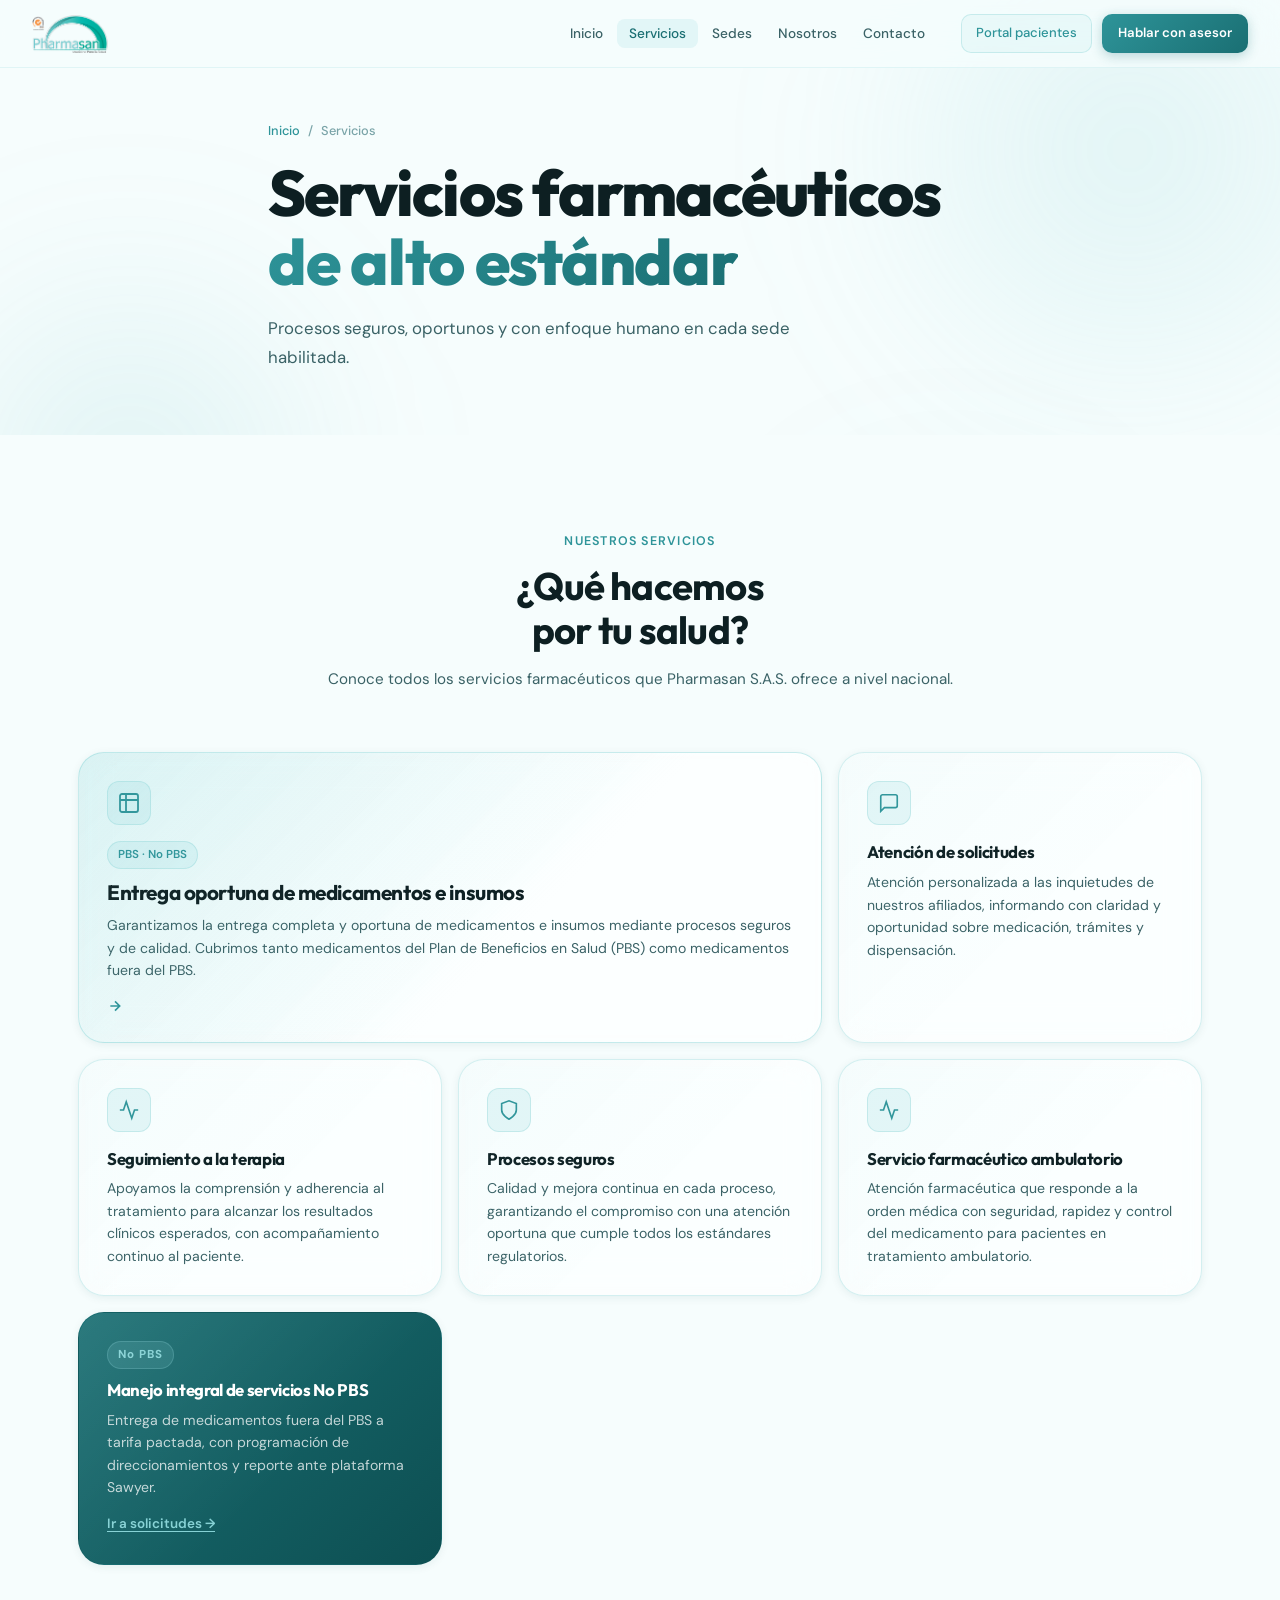
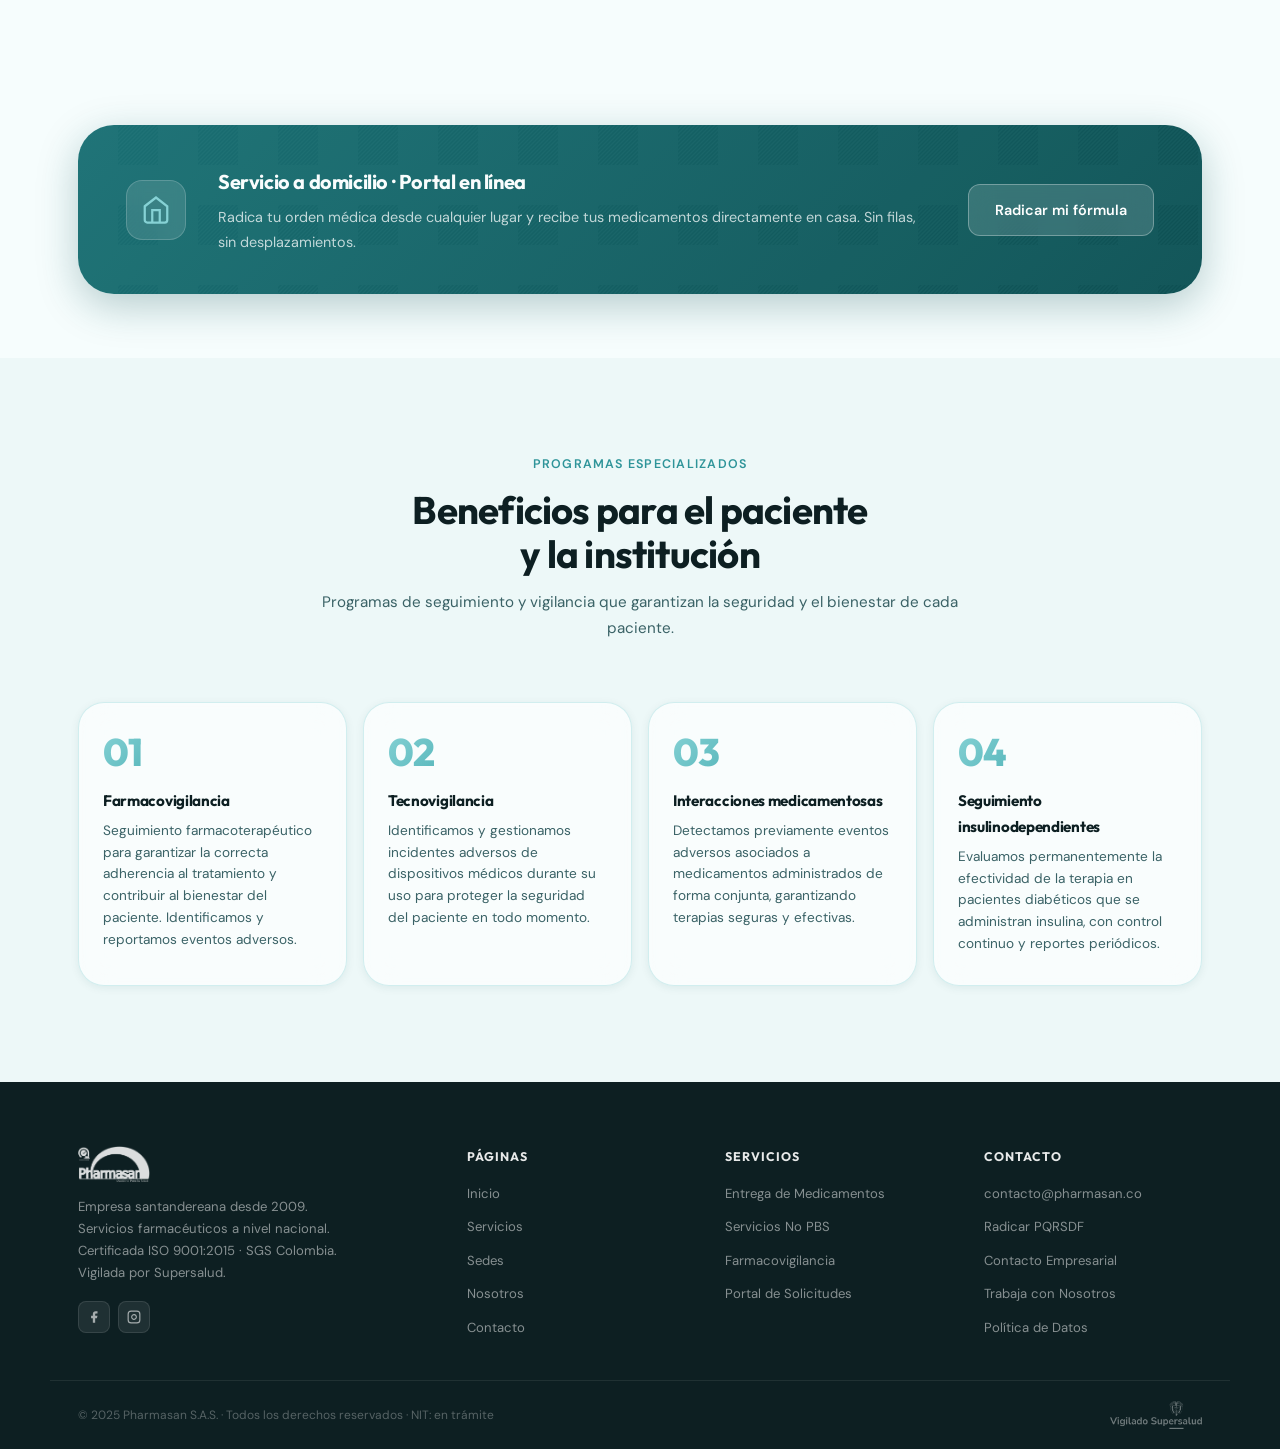
<file: servicios.html>
<!DOCTYPE html>
<html lang="es">
<head>
  <meta charset="UTF-8">
  <meta name="viewport" content="width=device-width, initial-scale=1.0">
  <title>Pharmasan S.A.S. · Servicios</title>
  <link href="https://fonts.googleapis.com/css2?family=Outfit:wght@400;500;600;700;800&family=DM+Sans:ital,wght@0,300;0,400;0,500;0,600;1,400&display=swap" rel="stylesheet">
  <link rel="stylesheet" href="pharmasan_v3.css">
</head>
<body data-page="servicios">

  <div class="orb orb-1" aria-hidden="true"></div>
  <div class="orb orb-2" aria-hidden="true"></div>
  <div class="orb orb-3" aria-hidden="true"></div>

  <!-- NAV -->
  <nav id="mainNav">
    <a href="index.html" class="nav-logo" aria-label="Pharmasan – Inicio">
      <img src="logo pharmasan.png" alt="Pharmasan S.A.S.">
    </a>
    <ul class="nav-links" id="navLinks">
      <li><a href="index.html">Inicio</a></li>
      <li><a href="servicios.html" class="active">Servicios</a></li>
      <li><a href="sedes.html">Sedes</a></li>
      <li><a href="nosotros.html">Nosotros</a></li>
      <li><a href="contacto.html">Contacto</a></li>
    </ul>
    <div class="nav-actions">
      <a href="https://solicitudes.pharmasan.net/" target="_blank" rel="noopener noreferrer" class="nav-portal">Portal pacientes</a>
      <a href="contacto.html" class="nav-cta">Hablar con asesor</a>
      <button class="nav-hamburger" id="navHamburger" aria-label="Abrir menú" aria-expanded="false">
        <span></span><span></span><span></span>
      </button>
    </div>
  </nav>

  <!-- PAGE HERO -->
  <div class="page-hero">
    <div class="container">
      <nav class="breadcrumb" aria-label="Ruta">
        <a href="index.html">Inicio</a>
        <span>/</span>
        <span>Servicios</span>
      </nav>
      <h1>Servicios farmacéuticos<br><span class="h1-gradient">de alto estándar</span></h1>
      <p>Procesos seguros, oportunos y con enfoque humano en cada sede habilitada.</p>
    </div>
  </div>

  <!-- SERVICIOS PRINCIPALES -->
  <section class="section">
    <div class="container">
      <div class="section-head">
        <p class="eyebrow">Nuestros servicios</p>
        <h2>¿Qué hacemos<br>por tu salud?</h2>
        <p class="section-sub">Conoce todos los servicios farmacéuticos que Pharmasan S.A.S. ofrece a nivel nacional.</p>
      </div>
      <div class="svc-grid">

        <div class="glass-card svc-card--hero">
          <div class="gc-icon">
            <svg width="24" height="24" viewBox="0 0 24 24" fill="none" stroke="currentColor" stroke-width="1.8"><path d="M9 3H5a2 2 0 0 0-2 2v4m6-6h10a2 2 0 0 1 2 2v4M9 3v18m0 0h10a2 2 0 0 0 2-2V9M9 21H5a2 2 0 0 1-2-2V9m0 0h18"/></svg>
          </div>
          <div class="gc-pill">PBS · No PBS</div>
          <h3>Entrega oportuna de medicamentos e insumos</h3>
          <p>Garantizamos la entrega completa y oportuna de medicamentos e insumos mediante procesos seguros y de calidad. Cubrimos tanto medicamentos del Plan de Beneficios en Salud (PBS) como medicamentos fuera del PBS.</p>
          <div class="gc-arrow">
            <svg width="16" height="16" viewBox="0 0 24 24" fill="none" stroke="currentColor" stroke-width="2.5"><path d="M5 12h14M12 5l7 7-7 7"/></svg>
          </div>
        </div>

        <div class="glass-card">
          <div class="gc-icon">
            <svg width="22" height="22" viewBox="0 0 24 24" fill="none" stroke="currentColor" stroke-width="1.8"><path d="M21 15a2 2 0 0 1-2 2H7l-4 4V5a2 2 0 0 1 2-2h14a2 2 0 0 1 2 2z"/></svg>
          </div>
          <h3>Atención de solicitudes</h3>
          <p>Atención personalizada a las inquietudes de nuestros afiliados, informando con claridad y oportunidad sobre medicación, trámites y dispensación.</p>
        </div>

        <div class="glass-card">
          <div class="gc-icon">
            <svg width="22" height="22" viewBox="0 0 24 24" fill="none" stroke="currentColor" stroke-width="1.8"><polyline points="22 12 18 12 15 21 9 3 6 12 2 12"/></svg>
          </div>
          <h3>Seguimiento a la terapia</h3>
          <p>Apoyamos la comprensión y adherencia al tratamiento para alcanzar los resultados clínicos esperados, con acompañamiento continuo al paciente.</p>
        </div>

        <div class="glass-card">
          <div class="gc-icon">
            <svg width="22" height="22" viewBox="0 0 24 24" fill="none" stroke="currentColor" stroke-width="1.8"><path d="M12 22s8-4 8-10V5l-8-3-8 3v7c0 6 8 10 8 10z"/></svg>
          </div>
          <h3>Procesos seguros</h3>
          <p>Calidad y mejora continua en cada proceso, garantizando el compromiso con una atención oportuna que cumple todos los estándares regulatorios.</p>
        </div>

        <div class="glass-card">
          <div class="gc-icon">
            <svg width="22" height="22" viewBox="0 0 24 24" fill="none" stroke="currentColor" stroke-width="1.8"><path d="M22 12h-4l-3 9L9 3l-3 9H2"/></svg>
          </div>
          <h3>Servicio farmacéutico ambulatorio</h3>
          <p>Atención farmacéutica que responde a la orden médica con seguridad, rapidez y control del medicamento para pacientes en tratamiento ambulatorio.</p>
        </div>

        <div class="glass-card glass-card--cta">
          <div class="gc-kicker">No PBS</div>
          <h3>Manejo integral de servicios No PBS</h3>
          <p>Entrega de medicamentos fuera del PBS a tarifa pactada, con programación de direccionamientos y reporte ante plataforma Sawyer.</p>
          <a href="https://solicitudes.pharmasan.net/" target="_blank" rel="noopener noreferrer" class="gc-link">Ir a solicitudes →</a>
        </div>

      </div>
    </div>
  </section>

  <!-- DOMICILIO CTA -->
  <section class="domicilio-section">
    <div class="container">
      <div class="dom-glass">
        <div class="dom-icon-wrap">
          <svg width="30" height="30" viewBox="0 0 24 24" fill="none" stroke="currentColor" stroke-width="1.8"><path d="M3 9l9-7 9 7v11a2 2 0 0 1-2 2H5a2 2 0 0 1-2-2z"/><polyline points="9 22 9 12 15 12 15 22"/></svg>
        </div>
        <div class="dom-text">
          <h3>Servicio a domicilio · Portal en línea</h3>
          <p>Radica tu orden médica desde cualquier lugar y recibe tus medicamentos directamente en casa. Sin filas, sin desplazamientos.</p>
        </div>
        <a href="https://solicitudes.pharmasan.net/" target="_blank" rel="noopener noreferrer" class="btn-dom">Radicar mi fórmula</a>
      </div>
    </div>
  </section>

  <!-- BENEFICIOS / PROGRAMAS ESPECIALIZADOS -->
  <section class="section section--alt">
    <div class="container">
      <div class="section-head">
        <p class="eyebrow">Programas especializados</p>
        <h2>Beneficios para el paciente<br>y la institución</h2>
        <p class="section-sub">Programas de seguimiento y vigilancia que garantizan la seguridad y el bienestar de cada paciente.</p>
      </div>
      <div class="ben-grid">
        <div class="ben-card">
          <div class="ben-num-wrap"><span class="ben-num">01</span></div>
          <div class="ben-body">
            <h3>Farmacovigilancia</h3>
            <p>Seguimiento farmacoterapéutico para garantizar la correcta adherencia al tratamiento y contribuir al bienestar del paciente. Identificamos y reportamos eventos adversos.</p>
          </div>
        </div>
        <div class="ben-card">
          <div class="ben-num-wrap"><span class="ben-num">02</span></div>
          <div class="ben-body">
            <h3>Tecnovigilancia</h3>
            <p>Identificamos y gestionamos incidentes adversos de dispositivos médicos durante su uso para proteger la seguridad del paciente en todo momento.</p>
          </div>
        </div>
        <div class="ben-card">
          <div class="ben-num-wrap"><span class="ben-num">03</span></div>
          <div class="ben-body">
            <h3>Interacciones medicamentosas</h3>
            <p>Detectamos previamente eventos adversos asociados a medicamentos administrados de forma conjunta, garantizando terapias seguras y efectivas.</p>
          </div>
        </div>
        <div class="ben-card">
          <div class="ben-num-wrap"><span class="ben-num">04</span></div>
          <div class="ben-body">
            <h3>Seguimiento insulinodependientes</h3>
            <p>Evaluamos permanentemente la efectividad de la terapia en pacientes diabéticos que se administran insulina, con control continuo y reportes periódicos.</p>
          </div>
        </div>
      </div>
    </div>
  </section>

  <!-- FOOTER -->
  <footer>
    <div class="footer-main">
      <div class="footer-brand">
        <img src="logo pharmasan.png" alt="Pharmasan S.A.S." class="footer-logo">
        <p>Empresa santandereana desde 2009. Servicios farmacéuticos a nivel nacional. Certificada ISO 9001:2015 · SGS Colombia. Vigilada por Supersalud.</p>
        <div class="footer-social">
          <a href="https://www.facebook.com/Pharmasan.SAS" target="_blank" rel="noopener noreferrer" class="social-icon" aria-label="Facebook">
            <svg width="14" height="14" viewBox="0 0 24 24" fill="currentColor"><path d="M18 2h-3a5 5 0 0 0-5 5v3H7v4h3v8h4v-8h3l1-4h-4V7a1 1 0 0 1 1-1h3z"/></svg>
          </a>
          <a href="https://www.instagram.com/pharmasan.sas/" target="_blank" rel="noopener noreferrer" class="social-icon" aria-label="Instagram">
            <svg width="14" height="14" viewBox="0 0 24 24" fill="none" stroke="currentColor" stroke-width="2"><rect x="2" y="2" width="20" height="20" rx="5" ry="5"/><path d="M16 11.37A4 4 0 1 1 12.63 8 4 4 0 0 1 16 11.37z"/><line x1="17.5" y1="6.5" x2="17.51" y2="6.5"/></svg>
          </a>
        </div>
      </div>
      <div class="footer-col">
        <div class="footer-col-h">Páginas</div>
        <ul>
          <li><a href="index.html">Inicio</a></li>
          <li><a href="servicios.html">Servicios</a></li>
          <li><a href="sedes.html">Sedes</a></li>
          <li><a href="nosotros.html">Nosotros</a></li>
          <li><a href="contacto.html">Contacto</a></li>
        </ul>
      </div>
      <div class="footer-col">
        <div class="footer-col-h">Servicios</div>
        <ul>
          <li><a href="servicios.html">Entrega de Medicamentos</a></li>
          <li><a href="servicios.html">Servicios No PBS</a></li>
          <li><a href="servicios.html">Farmacovigilancia</a></li>
          <li><a href="https://solicitudes.pharmasan.net/" target="_blank" rel="noopener noreferrer">Portal de Solicitudes</a></li>
        </ul>
      </div>
      <div class="footer-col">
        <div class="footer-col-h">Contacto</div>
        <ul>
          <li><a href="mailto:contacto@pharmasan.co">contacto@pharmasan.co</a></li>
          <li><a href="contacto.html">Radicar PQRSDF</a></li>
          <li><a href="contacto.html">Contacto Empresarial</a></li>
          <li><a href="contacto.html">Trabaja con Nosotros</a></li>
          <li><a href="https://pharmasan.co/wp-content/uploads/2025/02/Politica-de-Proteccion-de-Datos-PHARMASAN-SAS.pdf" target="_blank" rel="noopener noreferrer">Política de Datos</a></li>
        </ul>
      </div>
    </div>
    <div class="footer-bottom">
      <span>© 2025 Pharmasan S.A.S. · Todos los derechos reservados · NIT: en trámite</span>
      <img src="logo-vigilado-supersalud-2025.png" alt="Vigilado Supersalud" class="footer-supersalud">
    </div>
  </footer>

  <script src="pharmasan_v3.js"></script>
  <script type="text/javascript">
    var s = document.createElement("script");
    s.src = "https://api.wcx.cloud/widget/?id=34b2960889eb48c8a3906fc934f424a5";
    document.head.appendChild(s);
  </script>
</body>
</html>
</file>
<file: pharmasan_v3.css>
/* ============================================================
   PHARMASAN V3 · Glassmorphism · Multi-página
   Outfit (display) + DM Sans (body) · Teal palette · Light
   ============================================================ */

/* ── TOKENS ──────────────────────────────────────────────── */
:root {
  --teal:        #86d2d5;
  --teal-mid:    #5ab8bc;
  --teal-dark:   #2e9499;
  --teal-xdark:  #1a6f73;
  --teal-deep:   #0d4f52;
  --teal-pale:   #edfafa;
  --teal-xlight: #f3fdfd;
  --teal-glass:  rgba(134, 210, 213, 0.18);
  --teal-glass2: rgba(134, 210, 213, 0.10);
  --glass-border: rgba(134, 210, 213, 0.35);
  --glass-shadow: 0 8px 32px rgba(26, 111, 115, 0.12);

  --ink-900: #0d1f22;
  --ink-700: #1a3a3e;
  --ink-500: #3a6266;
  --ink-300: #7aa4a8;
  --ink-100: #c8e6e8;
  --ink-50:  #eef8f8;

  --white:   #ffffff;
  --bg:      #f6fdfd;
  --bg-alt:  #edf8f8;

  --r-sm: 12px;
  --r-md: 18px;
  --r-lg: 26px;
  --r-xl: 36px;

  --shadow-sm: 0 2px 8px rgba(13, 79, 82, 0.08);
  --shadow-md: 0 6px 24px rgba(13, 79, 82, 0.12);
  --shadow-lg: 0 12px 48px rgba(13, 79, 82, 0.16);
}

/* ── RESET ───────────────────────────────────────────────── */
*, *::before, *::after { box-sizing: border-box; margin: 0; padding: 0; }
html { scroll-behavior: smooth; }
body {
  font-family: 'DM Sans', system-ui, sans-serif;
  font-size: 15px;
  line-height: 1.7;
  color: var(--ink-700);
  background: var(--bg);
  overflow-x: hidden;
  -webkit-font-smoothing: antialiased;
  -moz-osx-font-smoothing: grayscale;
}

/* Outfit replaces Syne for all display/heading use */
.hero-content h1,
.section-head h2,
.page-hero h1,
h2, h3,
.modal-box h3,
.hstat-n,
.ben-num,
.akpi-n,
.h1-gradient,
.quality-text h2,
.about-text h2,
.contact-info h2,
.contact-glass-panel h3,
.footer-col-h,
.modal-submit,
.dom-text h3,
.pq-confirm h4 {
  font-family: 'Outfit', system-ui, sans-serif !important;
  letter-spacing: -0.02em;
}
img { display: block; max-width: 100%; }
a { text-decoration: none; color: inherit; }
ul { list-style: none; }
button { font-family: inherit; cursor: pointer; border: none; background: none; }

/* ── ORBS DE FONDO ───────────────────────────────────────── */
.orb {
  position: fixed;
  border-radius: 50%;
  filter: blur(80px);
  pointer-events: none;
  z-index: 0;
  will-change: transform;
}
.orb-1 {
  width: 600px; height: 600px;
  background: radial-gradient(circle, rgba(134,210,213,0.22) 0%, transparent 70%);
  top: -150px; right: -150px;
  animation: orbFloat1 18s ease-in-out infinite;
}
.orb-2 {
  width: 500px; height: 500px;
  background: radial-gradient(circle, rgba(90,184,188,0.16) 0%, transparent 70%);
  bottom: 20%; left: -120px;
  animation: orbFloat2 22s ease-in-out infinite;
}
.orb-3 {
  width: 400px; height: 400px;
  background: radial-gradient(circle, rgba(46,148,153,0.12) 0%, transparent 70%);
  top: 50%; right: 10%;
  animation: orbFloat3 26s ease-in-out infinite;
}

@keyframes orbFloat1 {
  0%,100% { transform: translate(0,0) scale(1); }
  33%      { transform: translate(-30px, 40px) scale(1.05); }
  66%      { transform: translate(20px, -20px) scale(0.95); }
}
@keyframes orbFloat2 {
  0%,100% { transform: translate(0,0) scale(1); }
  40%      { transform: translate(40px, -30px) scale(1.08); }
  70%      { transform: translate(-20px, 20px) scale(0.97); }
}
@keyframes orbFloat3 {
  0%,100% { transform: translate(0,0) scale(1); }
  50%      { transform: translate(-25px, 35px) scale(1.04); }
}

/* ── CONTAINER ───────────────────────────────────────────── */
.container { max-width: 1180px; margin: 0 auto; padding: 0 28px; position: relative; z-index: 1; }

/* ── NAV ─────────────────────────────────────────────────── */
#mainNav {
  position: fixed; top: 0; left: 0; right: 0; z-index: 1000;
  display: flex; align-items: center; gap: 0;
  height: 68px; padding: 0 32px;
  background: rgba(246, 253, 253, 0.82);
  backdrop-filter: blur(20px) saturate(160%);
  -webkit-backdrop-filter: blur(20px) saturate(160%);
  border-bottom: 1px solid rgba(134, 210, 213, 0.2);
  transition: background .3s, box-shadow .3s;
}
#mainNav.scrolled {
  background: rgba(246, 253, 253, 0.95);
  box-shadow: 0 2px 20px rgba(13, 79, 82, 0.08);
}
.nav-logo { flex-shrink: 0; margin-right: auto; }
.nav-logo img { height: 38px; }

.nav-links {
  display: flex; gap: 2px; list-style: none;
  margin: 0 24px 0 0;
}
.nav-links a {
  font-size: .85rem; font-weight: 500; color: var(--ink-500);
  padding: 6px 12px; border-radius: 8px;
  transition: color .2s, background .2s;
}
.nav-links a:hover { color: var(--teal-dark); background: var(--teal-glass2); }

.nav-actions { display: flex; align-items: center; gap: 10px; }
.nav-portal {
  font-size: .82rem; font-weight: 500; color: var(--teal-dark);
  padding: 7px 14px; border-radius: 10px;
  border: 1.5px solid var(--glass-border);
  background: var(--teal-glass2);
  transition: background .2s, border-color .2s;
}
.nav-portal:hover { background: var(--teal-glass); border-color: var(--teal-mid); }
.nav-cta {
  font-size: .82rem; font-weight: 600; color: var(--white);
  padding: 8px 16px; border-radius: 10px;
  background: linear-gradient(135deg, var(--teal-dark), var(--teal-xdark));
  box-shadow: 0 3px 12px rgba(26,111,115,.28);
  transition: opacity .2s, transform .15s;
}
.nav-cta:hover { opacity: .92; transform: translateY(-1px); }

.nav-hamburger {
  display: none; flex-direction: column; gap: 5px;
  width: 36px; height: 36px; padding: 8px;
  border-radius: 8px;
}
.nav-hamburger span {
  display: block; height: 1.8px; width: 100%;
  background: var(--ink-700); border-radius: 2px;
  transition: transform .25s, opacity .25s;
}
.nav-hamburger.open span:nth-child(1) { transform: translateY(6.8px) rotate(45deg); }
.nav-hamburger.open span:nth-child(2) { opacity: 0; }
.nav-hamburger.open span:nth-child(3) { transform: translateY(-6.8px) rotate(-45deg); }

/* ── HERO ─────────────────────────────────────────────────── */
.hero {
  min-height: 100vh;
  display: grid; grid-template-columns: 1fr 1fr;
  align-items: center; gap: 60px;
  padding: 100px 40px 60px;
  max-width: 1280px; margin: 0 auto;
  position: relative; z-index: 1;
}

.hero-eyebrow {
  display: inline-flex; align-items: center; gap: 10px;
  font-size: .8rem; font-weight: 500; color: var(--teal-dark);
  background: var(--teal-glass);
  border: 1px solid var(--glass-border);
  backdrop-filter: blur(10px);
  padding: 6px 14px 6px 10px; border-radius: 50px;
  margin-bottom: 28px;
  animation: fadeSlideUp .8s ease forwards;
}

.pulse-ring {
  width: 10px; height: 10px; border-radius: 50%;
  background: var(--teal-dark);
  box-shadow: 0 0 0 0 rgba(46,148,153,.6);
  animation: pulseRing 2s ease-in-out infinite;
}
@keyframes pulseRing {
  0%   { box-shadow: 0 0 0 0 rgba(46,148,153,.6); }
  70%  { box-shadow: 0 0 0 8px rgba(46,148,153,0); }
  100% { box-shadow: 0 0 0 0 rgba(46,148,153,0); }
}

.hero-content h1 {
  font-family: 'Outfit', sans-serif;
  font-size: clamp(3rem, 5.5vw, 5rem);
  font-weight: 800; line-height: 1.05;
  color: var(--ink-900); letter-spacing: -.02em;
  animation: fadeSlideUp .9s .1s ease both;
}
.hero-content h1 em { font-style: normal; color: var(--ink-500); }
.h1-gradient {
  background: linear-gradient(135deg, var(--teal-dark) 0%, var(--teal-xdark) 100%);
  -webkit-background-clip: text;
  -webkit-text-fill-color: transparent;
  background-clip: text;
}

.hero-desc {
  font-size: 1.05rem; color: var(--ink-500); max-width: 480px;
  margin: 20px 0 32px;
  animation: fadeSlideUp 1s .2s ease both;
}

.hero-btns {
  display: flex; align-items: center; gap: 14px; flex-wrap: wrap;
  margin-bottom: 40px;
  animation: fadeSlideUp 1s .3s ease both;
}
.btn-glass-primary {
  font-size: .92rem; font-weight: 600; color: var(--white);
  padding: 13px 26px; border-radius: 12px;
  background: linear-gradient(135deg, var(--teal-dark), var(--teal-xdark));
  box-shadow: 0 4px 18px rgba(26,111,115,.32);
  transition: transform .2s, box-shadow .2s;
}
.btn-glass-primary:hover { transform: translateY(-2px); box-shadow: 0 8px 28px rgba(26,111,115,.38); }
.btn-ghost {
  display: flex; align-items: center; gap: 8px;
  font-size: .92rem; font-weight: 500; color: var(--teal-dark);
  padding: 12px 22px; border-radius: 12px;
  border: 1.5px solid var(--glass-border);
  background: var(--teal-glass2);
  backdrop-filter: blur(8px);
  transition: background .2s, border-color .2s;
}
.btn-ghost:hover { background: var(--teal-glass); border-color: var(--teal-mid); }

.hero-stats {
  display: flex; gap: 12px; flex-wrap: wrap;
  animation: fadeSlideUp 1s .4s ease both;
}
.hstat-glass {
  display: flex; flex-direction: column;
  padding: 14px 20px; border-radius: var(--r-md);
  background: rgba(255,255,255,0.65);
  backdrop-filter: blur(16px) saturate(150%);
  border: 1px solid var(--glass-border);
  box-shadow: var(--shadow-sm);
}
.hstat-n {
  font-family: 'Outfit', sans-serif;
  font-size: 1.5rem; font-weight: 700;
  color: var(--teal-xdark); line-height: 1;
}
.hstat-l { font-size: .75rem; color: var(--ink-500); margin-top: 3px; }

/* HERO VISUAL */
.hero-visual {
  position: relative;
  animation: fadeScale .9s .2s ease both;
}
.hero-img-wrap {
  position: relative; border-radius: var(--r-xl);
  overflow: visible;
}
.hero-photo {
  width: 100%; aspect-ratio: 4/5;
  object-fit: cover; border-radius: var(--r-xl);
  box-shadow: var(--shadow-lg);
}

.hero-glass-badge {
  position: absolute; bottom: -20px; left: -30px;
  display: flex; align-items: center; gap: 12px;
  padding: 14px 20px; border-radius: var(--r-md);
  background: rgba(255,255,255,0.75);
  backdrop-filter: blur(20px) saturate(160%);
  border: 1px solid var(--glass-border);
  box-shadow: var(--shadow-md);
  animation: floatY 4s ease-in-out infinite;
}
.hgb-dot {
  width: 10px; height: 10px; border-radius: 50%;
  background: #22c55e; flex-shrink: 0;
  box-shadow: 0 0 0 3px rgba(34,197,94,.2);
  animation: pulseRing 2s ease-in-out infinite;
}
.hgb-title { font-size: .82rem; font-weight: 600; color: var(--ink-700); }
.hgb-sub { font-size: .72rem; color: var(--ink-500); }

.hero-glass-card-2 {
  position: absolute; top: 24px; right: -28px;
  display: flex; align-items: center; gap: 10px;
  padding: 12px 18px; border-radius: var(--r-md);
  background: rgba(255,255,255,0.72);
  backdrop-filter: blur(20px);
  border: 1px solid var(--glass-border);
  box-shadow: var(--shadow-md);
  color: var(--teal-dark);
  animation: floatY 5s .8s ease-in-out infinite;
}
.hgc2-num {
  font-family: 'Outfit', sans-serif;
  font-size: 1.2rem; font-weight: 700; color: var(--teal-xdark); line-height: 1;
}
.hgc2-lbl { font-size: .7rem; color: var(--ink-500); }

@keyframes floatY {
  0%,100% { transform: translateY(0); }
  50%      { transform: translateY(-8px); }
}
@keyframes fadeSlideUp {
  from { opacity: 0; transform: translateY(24px); }
  to   { opacity: 1; transform: translateY(0); }
}
@keyframes fadeScale {
  from { opacity: 0; transform: scale(.96); }
  to   { opacity: 1; transform: scale(1); }
}

/* ── EPS STRIP ───────────────────────────────────────────── */
.eps-strip {
  position: relative; z-index: 1;
  padding: 20px 0;
  background: rgba(255,255,255,0.7);
  backdrop-filter: blur(16px);
  border-top: 1px solid var(--glass-border);
  border-bottom: 1px solid var(--glass-border);
}
.eps-strip-inner { max-width: 1180px; margin: 0 auto; padding: 0 28px; display: flex; align-items: center; gap: 24px; }
.eps-label { font-size: .78rem; font-weight: 600; color: var(--ink-500); white-space: nowrap; flex-shrink: 0; }
.eps-track-wrap { flex: 1; overflow: hidden; }
.eps-track {
  display: flex; gap: 36px; align-items: center;
  animation: scrollTrack 28s linear infinite;
}
.eps-logo { height: 36px; width: auto; object-fit: contain; opacity: .75; filter: grayscale(.3); flex-shrink: 0; }
@keyframes scrollTrack {
  from { transform: translateX(0); }
  to   { transform: translateX(-50%); }
}

/* ── SECTIONS ────────────────────────────────────────────── */
.section { padding: 96px 0; background: var(--bg); position: relative; z-index: 1; }
.section--alt { background: var(--bg-alt); }

.section-head { text-align: center; max-width: 640px; margin: 0 auto 60px; }
.eyebrow {
  font-size: .78rem; font-weight: 600; letter-spacing: .1em; text-transform: uppercase;
  color: var(--teal-dark); margin-bottom: 12px; display: block;
}
.section-head h2 {
  font-family: 'Outfit', sans-serif;
  font-size: clamp(1.8rem, 3vw, 2.6rem);
  font-weight: 700; color: var(--ink-900);
  line-height: 1.15; letter-spacing: -.02em;
  margin-bottom: 14px;
}
.section-sub { font-size: .95rem; color: var(--ink-500); }

/* ── SERVICIOS ── GLASS CARDS BENTO ──────────────────────── */
.svc-grid {
  display: grid;
  grid-template-columns: repeat(3, 1fr);
  grid-template-rows: auto auto;
  gap: 16px;
}

.glass-card {
  padding: 28px; border-radius: var(--r-lg);
  background: rgba(255,255,255,0.65);
  backdrop-filter: blur(16px) saturate(140%);
  border: 1px solid var(--glass-border);
  box-shadow: var(--shadow-sm);
  transition: transform .25s, box-shadow .25s, background .25s;
  position: relative; overflow: hidden;
}
.glass-card::before {
  content: '';
  position: absolute; inset: 0;
  background: linear-gradient(135deg, rgba(134,210,213,.06) 0%, transparent 60%);
  pointer-events: none;
}
.glass-card:hover {
  transform: translateY(-4px);
  box-shadow: var(--shadow-md);
  background: rgba(255,255,255,0.82);
}

.svc-card--hero {
  grid-column: span 2;
  background: linear-gradient(135deg, rgba(134,210,213,0.2) 0%, rgba(255,255,255,0.7) 60%);
  border-color: rgba(134,210,213,.45);
}
.gc-icon {
  width: 44px; height: 44px; border-radius: 12px;
  display: flex; align-items: center; justify-content: center;
  background: var(--teal-glass); color: var(--teal-dark);
  border: 1px solid var(--glass-border); margin-bottom: 16px;
}
.gc-pill {
  display: inline-block; font-size: .72rem; font-weight: 600;
  color: var(--teal-dark); background: var(--teal-glass);
  border: 1px solid var(--glass-border);
  padding: 3px 10px; border-radius: 50px; margin-bottom: 10px;
}
.glass-card h3 {
  font-family: 'Outfit', sans-serif;
  font-size: 1.05rem; font-weight: 700; color: var(--ink-900);
  margin-bottom: 8px; line-height: 1.3;
}
.svc-card--hero h3 { font-size: 1.3rem; }
.glass-card p { font-size: .88rem; color: var(--ink-500); line-height: 1.6; }

.gc-arrow {
  margin-top: 16px; color: var(--teal-dark);
  display: flex; align-items: center;
}

.glass-card--cta {
  background: linear-gradient(135deg, var(--teal-xdark) 0%, var(--teal-deep) 100%);
  border-color: transparent;
  color: white;
}
.glass-card--cta::before { background: linear-gradient(135deg, rgba(255,255,255,.08) 0%, transparent 60%); }
.gc-kicker {
  font-size: .72rem; font-weight: 700; letter-spacing: .08em;
  color: var(--teal);
  background: rgba(134,210,213,.15);
  border: 1px solid rgba(134,210,213,.25);
  padding: 3px 10px; border-radius: 50px;
  display: inline-block; margin-bottom: 10px;
}
.glass-card--cta h3 { color: white; font-size: 1.05rem; }
.glass-card--cta p { color: rgba(255,255,255,.75); }
.gc-link {
  display: inline-block; margin-top: 14px;
  font-size: .84rem; font-weight: 600; color: var(--teal);
  text-decoration: underline; text-underline-offset: 3px;
}
.glass-card--cta:hover { transform: translateY(-4px); box-shadow: 0 10px 36px rgba(13,79,82,.3); }

/* ── DOMICILIO ───────────────────────────────────────────── */
.domicilio-section { padding: 64px 0; position: relative; z-index: 1; }
.dom-glass {
  display: flex; align-items: center; gap: 32px;
  padding: 40px 48px; border-radius: var(--r-xl);
  background: linear-gradient(135deg, var(--teal-xdark), var(--teal-deep));
  box-shadow: 0 12px 40px rgba(13,79,82,.28);
  position: relative; overflow: hidden;
}
.dom-glass::before {
  content: '';
  position: absolute; inset: 0;
  background: url("data:image/svg+xml,%3Csvg width='80' height='80' viewBox='0 0 80 80' xmlns='http://www.w3.org/2000/svg'%3E%3Cg fill='none' fill-rule='evenodd'%3E%3Cg fill='%2386d2d5' fill-opacity='0.05'%3E%3Cpath d='M0 0h40v40H0V0zm40 40h40v40H40V40zm0-40h2l-2 2V0zm0 4l4-4h2l-6 6V4zm0 4l8-8h2L40 10V8zm0 4L52 0h2L40 14v-2zm0 4L56 0h2L40 18v-2zm0 4L60 0h2L40 22v-2zm0 4L64 0h2L40 26v-2zm0 4L68 0h2L40 30v-2zm0 4L72 0h2L40 34v-2zm0 4L76 0h2L40 38v-2zm0 4L80 0v2L42 40h-2zm4 0L80 4v2L46 40h-2zm4 0L80 8v2L50 40h-2zm4 0L80 12v2L54 40h-2zm4 0L80 16v2L58 40h-2zm4 0L80 20v2L62 40h-2zm4 0L80 24v2L66 40h-2zm4 0L80 28v2L70 40h-2zm4 0L80 32v2L74 40h-2zm4 0L80 36v2L78 40h-2zm4 0L80 40zM0 40h40v40H0V40zm0 0'/%3E%3C/g%3E%3C/g%3E%3C/svg%3E");
  pointer-events: none;
}
.dom-icon-wrap {
  flex-shrink: 0; width: 60px; height: 60px; border-radius: 16px;
  background: rgba(255,255,255,.12); backdrop-filter: blur(8px);
  border: 1px solid rgba(255,255,255,.18);
  display: flex; align-items: center; justify-content: center;
  color: var(--teal);
}
.dom-text { flex: 1; }
.dom-text h3 {
  font-family: 'Outfit', sans-serif;
  font-size: 1.25rem; font-weight: 700; color: white;
  margin-bottom: 6px;
}
.dom-text p { font-size: .9rem; color: rgba(255,255,255,.75); }
.btn-dom {
  flex-shrink: 0; white-space: nowrap;
  font-size: .9rem; font-weight: 600;
  padding: 13px 26px; border-radius: 12px;
  background: rgba(255,255,255,.15);
  backdrop-filter: blur(12px);
  border: 1.5px solid rgba(255,255,255,.3);
  color: white;
  transition: background .2s, transform .15s;
}
.btn-dom:hover { background: rgba(255,255,255,.25); transform: translateY(-2px); }

/* ── SEDES ───────────────────────────────────────────────── */
.sedes-layout { display: grid; grid-template-columns: 260px 1fr; gap: 32px; align-items: start; }
.sedes-map-box {
  position: sticky; top: 88px;
  border-radius: var(--r-lg);
  overflow: hidden;
  background: rgba(255,255,255,.6);
  backdrop-filter: blur(16px);
  border: 1px solid var(--glass-border);
  box-shadow: var(--shadow-sm);
}
.map-img { width: 100%; display: block; }
.map-tag {
  display: flex; align-items: center; gap: 6px;
  font-size: .75rem; font-weight: 600; color: var(--teal-dark);
  padding: 10px 16px;
  border-top: 1px solid var(--glass-border);
}

.sedes-accordion { display: flex; flex-direction: column; gap: 8px; }
.accordion-item {
  border-radius: var(--r-md);
  background: rgba(255,255,255,.65);
  backdrop-filter: blur(14px);
  border: 1px solid var(--glass-border);
  overflow: hidden;
  transition: box-shadow .2s;
}
.accordion-item:hover { box-shadow: var(--shadow-sm); }
.accordion-item.open { box-shadow: var(--shadow-md); border-color: var(--teal-mid); }
.accordion-header {
  width: 100%; display: flex; justify-content: space-between; align-items: center;
  padding: 16px 20px;
  font-size: .9rem; font-weight: 600; color: var(--ink-700);
  cursor: pointer; transition: color .2s;
}
.accordion-header:hover { color: var(--teal-dark); }
.accordion-item.open .accordion-header { color: var(--teal-xdark); }
.acc-arrow { font-size: 1.1rem; transition: transform .25s; color: var(--teal-dark); }
.accordion-item.open .acc-arrow { transform: rotate(180deg); }
.accordion-body { display: none; padding: 0 16px 16px; }
.accordion-item.open .accordion-body { display: block; }

.sedes-table-wrap { overflow-x: auto; }
.sedes-table { width: 100%; border-collapse: collapse; font-size: .8rem; }
.sedes-table th {
  text-align: left; padding: 8px 12px; font-weight: 600;
  color: var(--teal-dark); border-bottom: 1.5px solid var(--glass-border);
}
.sedes-table td { padding: 8px 12px; border-bottom: 1px solid var(--ink-50); color: var(--ink-500); }
.sedes-table tr:last-child td { border-bottom: none; }
.sedes-table tr:hover td { background: var(--teal-xlight); }
.sede-map-link { color: var(--teal-dark); font-weight: 500; }
.sede-map-link:hover { text-decoration: underline; }

/* ── BENEFICIOS ──────────────────────────────────────────── */
.ben-grid { display: grid; grid-template-columns: repeat(4, 1fr); gap: 16px; }
.ben-card {
  padding: 30px 24px; border-radius: var(--r-lg);
  background: rgba(255,255,255,.65);
  backdrop-filter: blur(16px);
  border: 1px solid var(--glass-border);
  box-shadow: var(--shadow-sm);
  transition: transform .25s, box-shadow .25s;
  display: flex; flex-direction: column; gap: 14px;
}
.ben-card:hover { transform: translateY(-4px); box-shadow: var(--shadow-md); }
.ben-num-wrap {}
.ben-num {
  font-family: 'Outfit', sans-serif;
  font-size: 2.4rem; font-weight: 800; line-height: 1;
  background: linear-gradient(135deg, var(--teal) 0%, var(--teal-mid) 100%);
  -webkit-background-clip: text; -webkit-text-fill-color: transparent; background-clip: text;
}
.ben-body h3 {
  font-family: 'Outfit', sans-serif;
  font-size: .95rem; font-weight: 700; color: var(--ink-900); margin-bottom: 6px;
}
.ben-body p { font-size: .85rem; color: var(--ink-500); line-height: 1.6; }

/* ── CALIDAD ─────────────────────────────────────────────── */
.quality-layout { display: grid; grid-template-columns: 1fr 1fr; gap: 64px; align-items: center; }
.quality-img-outer {
  position: relative;
  border-radius: var(--r-xl);
  overflow: visible;
}
.quality-img-outer img {
  width: 100%; aspect-ratio: 4/5;
  object-fit: cover; border-radius: var(--r-xl);
  box-shadow: var(--shadow-lg);
}
.quality-float {
  position: absolute; bottom: -16px; right: -24px;
  display: flex; align-items: center; gap: 12px;
  padding: 14px 20px; border-radius: var(--r-md);
  background: rgba(255,255,255,.75);
  backdrop-filter: blur(20px); border: 1px solid var(--glass-border);
  box-shadow: var(--shadow-md); color: var(--teal-dark);
  animation: floatY 4s 1s ease-in-out infinite;
}
.qf-num {
  font-family: 'Outfit', sans-serif;
  font-size: 1.4rem; font-weight: 800; color: var(--teal-xdark); line-height: 1;
}
.qf-lbl { font-size: .72rem; color: var(--ink-500); }

.quality-text { display: flex; flex-direction: column; gap: 16px; }
.quality-text h2 {
  font-family: 'Outfit', sans-serif;
  font-size: clamp(1.7rem, 2.5vw, 2.4rem);
  font-weight: 700; color: var(--ink-900);
  line-height: 1.15; letter-spacing: -.02em;
}
.quality-text p { font-size: .93rem; color: var(--ink-500); line-height: 1.7; }
.quality-text p strong { color: var(--ink-700); }

.cert-list { display: flex; flex-direction: column; gap: 10px; margin-top: 4px; }
.cert-glass {
  display: flex; align-items: center; gap: 14px;
  padding: 14px 18px; border-radius: var(--r-md);
  background: rgba(255,255,255,.65);
  backdrop-filter: blur(12px); border: 1px solid var(--glass-border);
  box-shadow: var(--shadow-sm);
}
.cert-img { height: 36px; width: auto; object-fit: contain; flex-shrink: 0; }
.cert-name { font-size: .85rem; font-weight: 600; color: var(--ink-700); }
.cert-sub { font-size: .75rem; color: var(--ink-500); }

/* ── NOSOTROS ────────────────────────────────────────────── */
.about-layout { display: grid; grid-template-columns: 1fr 1.1fr; gap: 64px; align-items: center; }
.about-imgs { position: relative; display: grid; grid-template-columns: 1fr .55fr; gap: 12px; }
.about-img-main, .about-img-side {
  border-radius: var(--r-lg); overflow: hidden;
  box-shadow: var(--shadow-md);
}
.about-img-main { grid-row: span 2; }
.about-img-main img, .about-img-side img {
  width: 100%; height: 100%; object-fit: cover;
}
.about-img-side:last-of-type { grid-row: 2; }
.about-year {
  position: absolute; bottom: -16px; left: -20px;
  display: flex; flex-direction: column;
  padding: 14px 18px; border-radius: var(--r-md);
  background: rgba(255,255,255,.75);
  backdrop-filter: blur(20px); border: 1px solid var(--glass-border);
  box-shadow: var(--shadow-md);
  animation: floatY 5s ease-in-out infinite;
}
.ay-num {
  font-family: 'Outfit', sans-serif;
  font-size: 1.4rem; font-weight: 800; color: var(--teal-xdark); line-height: 1;
}
.ay-lbl { font-size: .72rem; color: var(--ink-500); }

.about-text { display: flex; flex-direction: column; gap: 16px; }
.about-text h2 {
  font-family: 'Outfit', sans-serif;
  font-size: clamp(1.7rem, 2.5vw, 2.3rem);
  font-weight: 700; color: var(--ink-900);
  line-height: 1.15; letter-spacing: -.02em;
}
.about-text > p { font-size: .93rem; color: var(--ink-500); line-height: 1.7; }

.mv-grid { display: grid; grid-template-columns: 1fr 1fr; gap: 12px; }
.mv-glass {
  padding: 18px 20px; border-radius: var(--r-md);
  background: rgba(255,255,255,.65);
  backdrop-filter: blur(14px); border: 1px solid var(--glass-border);
  box-shadow: var(--shadow-sm);
}
.mv-label {
  font-size: .72rem; font-weight: 700; letter-spacing: .08em; text-transform: uppercase;
  color: var(--teal-dark); margin-bottom: 8px;
}
.mv-glass p { font-size: .82rem; color: var(--ink-500); line-height: 1.6; }

.about-kpis {
  display: flex; gap: 28px; padding: 20px 24px; border-radius: var(--r-md);
  background: rgba(255,255,255,.55);
  backdrop-filter: blur(12px); border: 1px solid var(--glass-border);
}
.akpi { display: flex; flex-direction: column; gap: 2px; }
.akpi-n {
  font-family: 'Outfit', sans-serif;
  font-size: 1.5rem; font-weight: 800;
  background: linear-gradient(135deg, var(--teal-dark), var(--teal-xdark));
  -webkit-background-clip: text; -webkit-text-fill-color: transparent; background-clip: text;
  line-height: 1;
}
.akpi-l { font-size: .75rem; color: var(--ink-500); }

/* ── EQUIPO ──────────────────────────────────────────────── */
.team-row { display: flex; gap: 16px; flex-wrap: wrap; justify-content: center; }
.team-card {
  width: 180px; display: flex; flex-direction: column; align-items: center; gap: 12px;
  padding: 20px; border-radius: var(--r-lg);
  background: rgba(255,255,255,.65);
  backdrop-filter: blur(14px); border: 1px solid var(--glass-border);
  box-shadow: var(--shadow-sm);
  transition: transform .25s, box-shadow .25s;
}
.team-card:hover { transform: translateY(-4px); box-shadow: var(--shadow-md); }
.team-img {
  width: 100px; height: 100px; border-radius: 50%; overflow: hidden;
  border: 3px solid var(--glass-border);
  box-shadow: 0 4px 14px rgba(13,79,82,.12);
}
.team-img img { width: 100%; height: 100%; object-fit: cover; }
.team-role {
  font-size: .78rem; font-weight: 600; color: var(--teal-dark);
  text-align: center;
}

/* ── CONTACTO ────────────────────────────────────────────── */
.contact-layout { display: grid; grid-template-columns: 1fr 1fr; gap: 64px; align-items: start; }
.contact-info h2 {
  font-family: 'Outfit', sans-serif;
  font-size: clamp(1.7rem, 2.5vw, 2.4rem);
  font-weight: 700; color: var(--ink-900);
  line-height: 1.15; margin: 10px 0 16px;
  letter-spacing: -.02em;
}
.contact-desc { font-size: .93rem; color: var(--ink-500); margin-bottom: 28px; }

.clinks { display: flex; flex-direction: column; gap: 10px; }
.clink-glass {
  display: flex; align-items: center; gap: 12px;
  padding: 14px 20px; border-radius: var(--r-md);
  background: rgba(255,255,255,.65);
  backdrop-filter: blur(14px); border: 1px solid var(--glass-border);
  box-shadow: var(--shadow-sm);
  font-size: .9rem; font-weight: 500; color: var(--ink-700);
  transition: background .2s, color .2s, transform .2s;
  text-align: left;
}
.clink-glass:hover { background: var(--teal-glass); color: var(--teal-xdark); transform: translateX(4px); }
.clink-icon {
  width: 34px; height: 34px; border-radius: 9px; flex-shrink: 0;
  display: flex; align-items: center; justify-content: center;
  background: var(--teal-glass); color: var(--teal-dark);
  border: 1px solid var(--glass-border);
}

.contact-glass-panel {
  padding: 36px; border-radius: var(--r-xl);
  background: rgba(255,255,255,.68);
  backdrop-filter: blur(20px) saturate(150%);
  border: 1px solid var(--glass-border);
  box-shadow: var(--shadow-md);
}
.ctag {
  display: inline-block; font-size: .75rem; font-weight: 700; letter-spacing: .08em; text-transform: uppercase;
  color: var(--teal-dark); background: var(--teal-glass);
  border: 1px solid var(--glass-border);
  padding: 4px 12px; border-radius: 50px; margin-bottom: 14px;
}
.contact-glass-panel h3 {
  font-family: 'Outfit', sans-serif;
  font-size: 1.3rem; font-weight: 700; color: var(--ink-900);
  margin-bottom: 10px;
}
.contact-glass-panel p { font-size: .88rem; color: var(--ink-500); margin-bottom: 20px; }
.contact-btns { display: flex; gap: 10px; flex-wrap: wrap; }

.btn-whatsapp {
  display: flex; align-items: center; gap: 8px;
  font-size: .88rem; font-weight: 600; color: white;
  padding: 11px 20px; border-radius: 10px;
  background: linear-gradient(135deg, #25d366, #128c7e);
  box-shadow: 0 3px 12px rgba(18,140,126,.3);
  transition: opacity .2s, transform .15s;
}
.btn-whatsapp:hover { opacity: .92; transform: translateY(-1px); }
.btn-outline-contact {
  font-size: .88rem; font-weight: 600; color: var(--teal-dark);
  padding: 11px 20px; border-radius: 10px;
  border: 1.5px solid var(--glass-border);
  background: var(--teal-glass2);
  transition: background .2s, border-color .2s;
}
.btn-outline-contact:hover { background: var(--teal-glass); border-color: var(--teal-mid); }

/* ── FOOTER ──────────────────────────────────────────────── */
footer {
  background: var(--ink-900);
  color: rgba(255,255,255,.7);
  position: relative; z-index: 1;
}
.footer-main {
  max-width: 1180px; margin: 0 auto; padding: 64px 28px 40px;
  display: grid; grid-template-columns: 1.6fr 1fr 1fr 1fr;
  gap: 40px;
}
.footer-logo { height: 36px; margin-bottom: 14px; filter: brightness(0) invert(1) opacity(.85); }
.footer-brand p { font-size: .82rem; line-height: 1.7; color: rgba(255,255,255,.5); max-width: 260px; }
.footer-social { display: flex; gap: 8px; margin-top: 16px; }
.social-icon {
  width: 32px; height: 32px; border-radius: 8px;
  display: flex; align-items: center; justify-content: center;
  background: rgba(255,255,255,.08);
  border: 1px solid rgba(255,255,255,.1);
  color: rgba(255,255,255,.6);
  transition: background .2s, color .2s;
}
.social-icon:hover { background: var(--teal-glass); color: var(--teal); }

.footer-col-h { font-size: .78rem; font-weight: 700; letter-spacing: .08em; text-transform: uppercase; color: rgba(255,255,255,.9); margin-bottom: 14px; }
.footer-col ul { display: flex; flex-direction: column; gap: 8px; }
.footer-col li a, .footer-link-btn {
  font-size: .82rem; color: rgba(255,255,255,.5);
  transition: color .2s;
}
.footer-col li a:hover, .footer-link-btn:hover { color: var(--teal); }
.footer-link-btn { text-align: left; }

.footer-bottom {
  max-width: 1180px; margin: 0 auto; padding: 20px 28px;
  border-top: 1px solid rgba(255,255,255,.08);
  display: flex; justify-content: space-between; align-items: center;
}
.footer-bottom span { font-size: .75rem; color: rgba(255,255,255,.3); }
.footer-supersalud { height: 28px; filter: brightness(0) invert(1) opacity(.4); }

/* ── MODALES ─────────────────────────────────────────────── */
.modal-overlay {
  display: none; position: fixed; inset: 0; z-index: 2000;
  background: rgba(13,31,34,.55);
  backdrop-filter: blur(6px);
  align-items: center; justify-content: center; padding: 20px;
}
.modal-overlay.open { display: flex; }
.modal-box {
  position: relative; width: 100%; max-width: 520px; max-height: 90vh;
  border-radius: var(--r-xl); overflow-y: auto;
  background: rgba(246,253,253,.96);
  backdrop-filter: blur(24px) saturate(150%);
  border: 1px solid var(--glass-border);
  box-shadow: 0 24px 64px rgba(13,31,34,.24);
  padding: 36px;
  animation: modalIn .25s ease;
}
.modal-box--lg { max-width: 640px; }
@keyframes modalIn {
  from { opacity: 0; transform: scale(.95) translateY(12px); }
  to   { opacity: 1; transform: scale(1) translateY(0); }
}
.modal-close {
  position: absolute; top: 16px; right: 16px;
  width: 30px; height: 30px; border-radius: 8px;
  display: flex; align-items: center; justify-content: center;
  background: rgba(13,31,34,.06); color: var(--ink-500);
  transition: background .15s;
}
.modal-close:hover { background: rgba(13,31,34,.12); }
.mtag {
  display: inline-block; font-size: .72rem; font-weight: 700; letter-spacing: .08em; text-transform: uppercase;
  padding: 4px 12px; border-radius: 50px; margin-bottom: 10px;
}
.mtag--teal  { background: var(--teal-glass); color: var(--teal-dark); border: 1px solid var(--glass-border); }
.mtag--blue  { background: rgba(59,130,246,.1); color: #2563eb; border: 1px solid rgba(59,130,246,.2); }
.mtag--green { background: rgba(34,197,94,.1); color: #16a34a; border: 1px solid rgba(34,197,94,.2); }
.mtag--orange{ background: rgba(249,115,22,.1); color: #ea580c; border: 1px solid rgba(249,115,22,.2); }

.modal-box h3 {
  font-family: 'Outfit', sans-serif;
  font-size: 1.4rem; font-weight: 700; color: var(--ink-900);
  margin-bottom: 6px;
}
.modal-box > p { font-size: .88rem; color: var(--ink-500); margin-bottom: 20px; }

.mform { display: flex; flex-direction: column; gap: 10px; }
.form-row { display: grid; grid-template-columns: 1fr 1fr; gap: 10px; }
.mform input, .mform select, .mform textarea {
  width: 100%; padding: 11px 14px;
  font-family: inherit; font-size: .88rem; color: var(--ink-700);
  background: rgba(255,255,255,.8); backdrop-filter: blur(8px);
  border: 1.5px solid var(--glass-border);
  border-radius: 10px; outline: none;
  transition: border-color .2s, box-shadow .2s;
  appearance: none;
}
.mform input:focus, .mform select:focus, .mform textarea:focus {
  border-color: var(--teal-mid);
  box-shadow: 0 0 0 3px rgba(134,210,213,.2);
}
.mform textarea { resize: vertical; min-height: 90px; }

.modal-submit {
  margin-top: 4px; width: 100%;
  padding: 13px; border-radius: 12px;
  font-family: 'Outfit', sans-serif;
  font-size: .92rem; font-weight: 700; color: white;
  background: linear-gradient(135deg, var(--teal-dark), var(--teal-xdark));
  box-shadow: 0 4px 16px rgba(26,111,115,.3);
  transition: opacity .2s, transform .15s;
}
.modal-submit:hover { opacity: .9; transform: translateY(-1px); }
.modal-submit:disabled { opacity: .6; cursor: not-allowed; transform: none; }

/* CV Upload */
.cv-area {
  display: flex; align-items: center; gap: 14px;
  padding: 18px; border-radius: 12px;
  border: 1.5px dashed var(--glass-border);
  background: rgba(255,255,255,.5); cursor: pointer;
  transition: border-color .2s, background .2s;
  color: var(--ink-500);
}
.cv-area:hover, .cv-area.drag-over { border-color: var(--teal-mid); background: var(--teal-glass2); }
.cv-area.has-file { border-color: var(--teal-dark); background: var(--teal-glass2); }
.cv-area div { display: flex; flex-direction: column; gap: 3px; }
.cv-area strong { font-size: .88rem; color: var(--ink-700); }
.cv-area span { font-size: .78rem; }
.cv-info { font-size: .82rem; min-height: 20px; }

/* PQRSDF */
.pq-grid {
  display: grid; grid-template-columns: repeat(3, 1fr); gap: 8px;
  margin-bottom: 6px;
}
.pq-opt input[type="radio"] { display: none; }
.pq-card {
  display: block; padding: 10px; text-align: center; border-radius: 10px;
  font-size: .82rem; font-weight: 500; color: var(--ink-500);
  background: rgba(255,255,255,.65); border: 1.5px solid var(--glass-border);
  cursor: pointer; transition: all .2s;
}
.pq-opt input:checked + .pq-card,
.pq-card.selected {
  background: var(--teal-glass); color: var(--teal-xdark);
  border-color: var(--teal-mid);
  box-shadow: 0 0 0 3px rgba(134,210,213,.2);
}
.pq-error { font-size: .82rem; color: #dc2626; min-height: 18px; }
.pq-consent {
  display: flex; align-items: flex-start; gap: 10px;
  font-size: .8rem; color: var(--ink-500);
}
.pq-consent input { width: auto; margin-top: 2px; }
.pq-consent a { color: var(--teal-dark); text-decoration: underline; }
.pq-confirm { display: flex; flex-direction: column; align-items: center; gap: 14px; padding: 12px 0; text-align: center; }
.pq-ok-icon {
  width: 56px; height: 56px; border-radius: 50%; background: rgba(34,197,94,.12);
  border: 1.5px solid rgba(34,197,94,.25);
  display: flex; align-items: center; justify-content: center; color: #16a34a;
}
.pq-confirm h4 {
  font-family: 'Outfit', sans-serif;
  font-size: 1.2rem; font-weight: 700; color: var(--ink-900);
}
.pq-confirm p { font-size: .88rem; color: var(--ink-500); }
.pq-rad-box {
  display: flex; flex-direction: column; gap: 4px;
  padding: 14px 24px; border-radius: 12px; width: 100%;
  background: var(--teal-glass); border: 1px solid var(--glass-border);
}
.pq-rad-lbl { font-size: .72rem; font-weight: 600; color: var(--teal-dark); }
.pq-rad-num { font-family: 'Syne', sans-serif; font-size: 1rem; font-weight: 700; color: var(--ink-900); letter-spacing: .05em; }

/* ── SCROLL REVEAL ───────────────────────────────────────── */
.js-reveal .reveal { opacity: 0; transform: translateY(20px); transition: opacity .55s ease, transform .55s ease; }
.js-reveal .reveal.is-visible { opacity: 1; transform: none; }
[data-reveal-delay="1"] { transition-delay: .08s !important; }
[data-reveal-delay="2"] { transition-delay: .16s !important; }
[data-reveal-delay="3"] { transition-delay: .24s !important; }
[data-reveal-delay="4"] { transition-delay: .32s !important; }
[data-reveal-delay="5"] { transition-delay: .40s !important; }

/* ── RESPONSIVE ──────────────────────────────────────────── */
@media (max-width: 1100px) {
  .svc-grid { grid-template-columns: repeat(2, 1fr); }
  .svc-card--hero { grid-column: span 2; }
  .ben-grid { grid-template-columns: repeat(2, 1fr); }
  .footer-main { grid-template-columns: 1fr 1fr; gap: 32px; }
}
@media (max-width: 900px) {
  .hero { grid-template-columns: 1fr; gap: 40px; padding: 90px 28px 48px; min-height: auto; }
  .hero-visual { display: none; }
  .quality-layout { grid-template-columns: 1fr; }
  .quality-visual { display: none; }
  .about-layout { grid-template-columns: 1fr; }
  .about-imgs { display: none; }
  .contact-layout { grid-template-columns: 1fr; }
  .sedes-layout { grid-template-columns: 1fr; }
  .sedes-map-box { position: static; }
}
@media (max-width: 768px) {
  .nav-links, .nav-portal { display: none; }
  .nav-links.open {
    display: flex; flex-direction: column;
    position: fixed; top: 68px; left: 0; right: 0;
    background: rgba(246,253,253,.97); backdrop-filter: blur(20px);
    border-bottom: 1px solid var(--glass-border);
    padding: 20px 24px; gap: 4px; z-index: 999;
  }
  .nav-links.open a { padding: 10px 14px; font-size: .95rem; }
  .nav-hamburger { display: flex; }
  .dom-glass { flex-direction: column; text-align: center; padding: 32px 28px; }
  .svc-grid { grid-template-columns: 1fr; }
  .svc-card--hero { grid-column: span 1; }
  .ben-grid { grid-template-columns: 1fr; }
}
@media (max-width: 520px) {
  .hero-stats { flex-direction: column; }
  .hstat-glass { flex-direction: row; align-items: center; gap: 14px; }
  .team-row { justify-content: flex-start; overflow-x: auto; flex-wrap: nowrap; padding-bottom: 12px; }
  .footer-main { grid-template-columns: 1fr; }
  .mv-grid { grid-template-columns: 1fr; }
  .pq-grid { grid-template-columns: repeat(2, 1fr); }
  .form-row { grid-template-columns: 1fr; }
}

/* ── NAV ACTIVE STATE ─────────────────────────────────────── */
.nav-links a.active {
  color: var(--teal-xdark);
  background: var(--teal-glass);
}

/* ── PAGE HERO (páginas internas) ────────────────────────── */
.page-hero {
  padding: 120px 0 64px;
  position: relative; z-index: 1;
}
.page-hero .container { max-width: 800px; }
.page-hero h1 {
  font-family: 'Outfit', system-ui, sans-serif;
  font-size: clamp(2.4rem, 5vw, 4rem);
  font-weight: 800; line-height: 1.08;
  color: var(--ink-900); letter-spacing: -.03em;
  margin: 16px 0 18px;
}
.page-hero p {
  font-size: 1.05rem; color: var(--ink-500);
  max-width: 560px; line-height: 1.7;
}

/* BREADCRUMB */
.breadcrumb {
  display: flex; align-items: center; gap: 8px;
  font-size: .8rem; font-weight: 500; color: var(--ink-300);
}
.breadcrumb a { color: var(--teal-dark); transition: color .2s; }
.breadcrumb a:hover { color: var(--teal-xdark); }
.breadcrumb span { color: var(--ink-300); }

/* ── PREVIEW CARDS (home) ────────────────────────────────── */
.page-preview-grid { padding-top: 48px; }
.preview-cards {
  display: grid; grid-template-columns: repeat(4, 1fr); gap: 16px;
}
.preview-card {
  display: flex; flex-direction: column; gap: 12px;
  padding: 28px 24px; border-radius: var(--r-lg);
  background: rgba(255,255,255,.65);
  backdrop-filter: blur(16px);
  border: 1px solid var(--glass-border);
  box-shadow: var(--shadow-sm);
  transition: transform .25s, box-shadow .25s, background .25s;
  text-decoration: none; color: inherit;
}
.preview-card:hover {
  transform: translateY(-5px);
  box-shadow: var(--shadow-md);
  background: rgba(255,255,255,.85);
}
.pc-icon {
  width: 48px; height: 48px; border-radius: 14px;
  display: flex; align-items: center; justify-content: center;
  background: var(--teal-glass); color: var(--teal-dark);
  border: 1px solid var(--glass-border);
  flex-shrink: 0;
}
.preview-card h3 {
  font-family: 'Outfit', sans-serif;
  font-size: 1.05rem; font-weight: 700; color: var(--ink-900);
}
.preview-card p { font-size: .84rem; color: var(--ink-500); line-height: 1.6; flex: 1; }
.pc-arrow {
  font-size: 1.1rem; color: var(--teal-dark);
  font-weight: 600; margin-top: auto;
  transition: transform .2s;
}
.preview-card:hover .pc-arrow { transform: translateX(4px); }

/* ── COBERTURA STATS (sedes) ─────────────────────────────── */
.cobertura-stats {
  display: flex; gap: 16px; flex-wrap: wrap;
  justify-content: center; padding: 0 0 16px;
}
.cobertura-stats .hstat-glass { min-width: 160px; align-items: center; text-align: center; }

/* ── MISIÓN VISIÓN FULL GRID (nosotros) ──────────────────── */
.mv-full-grid {
  display: grid; grid-template-columns: repeat(3, 1fr); gap: 20px;
}
.mv-full-card {
  padding: 32px 28px; border-radius: var(--r-lg);
  background: rgba(255,255,255,.65);
  backdrop-filter: blur(16px);
  border: 1px solid var(--glass-border);
  box-shadow: var(--shadow-sm);
  display: flex; flex-direction: column; gap: 12px;
  transition: transform .25s, box-shadow .25s;
}
.mv-full-card:hover { transform: translateY(-4px); box-shadow: var(--shadow-md); }
.mvf-icon {
  width: 48px; height: 48px; border-radius: 14px;
  display: flex; align-items: center; justify-content: center;
  background: var(--teal-glass); color: var(--teal-dark);
  border: 1px solid var(--glass-border);
}
.mv-full-card .mv-label {
  font-size: .75rem; font-weight: 700; letter-spacing: .1em; text-transform: uppercase;
  color: var(--teal-dark);
}
.mv-full-card p { font-size: .88rem; color: var(--ink-500); line-height: 1.7; }

/* ── CONTACT OPTIONS (contacto) ──────────────────────────── */
.contact-options-grid {
  display: grid; grid-template-columns: repeat(2, 1fr); gap: 20px;
}
.contact-option-card {
  padding: 32px 28px; border-radius: var(--r-lg);
  background: rgba(255,255,255,.65);
  backdrop-filter: blur(16px);
  border: 1px solid var(--glass-border);
  box-shadow: var(--shadow-sm);
  display: flex; flex-direction: column; gap: 12px;
  transition: transform .25s, box-shadow .25s;
}
.contact-option-card:hover { transform: translateY(-3px); box-shadow: var(--shadow-md); }
.coc-icon {
  width: 48px; height: 48px; border-radius: 14px;
  display: flex; align-items: center; justify-content: center;
  flex-shrink: 0;
}
.coc-icon--teal  { background: var(--teal-glass); color: var(--teal-dark); border: 1px solid var(--glass-border); }
.coc-icon--orange{ background: rgba(249,115,22,.1); color: #ea580c; border: 1px solid rgba(249,115,22,.2); }
.coc-icon--blue  { background: rgba(59,130,246,.08); color: #2563eb; border: 1px solid rgba(59,130,246,.18); }
.coc-icon--green { background: rgba(34,197,94,.08); color: #16a34a; border: 1px solid rgba(34,197,94,.18); }
.contact-option-card h3 {
  font-family: 'Outfit', sans-serif;
  font-size: 1.1rem; font-weight: 700; color: var(--ink-900);
}
.contact-option-card p { font-size: .88rem; color: var(--ink-500); line-height: 1.65; flex: 1; }
.coc-actions { display: flex; gap: 10px; flex-wrap: wrap; margin-top: 4px; }

.ctag {
  display: inline-block; font-size: .72rem; font-weight: 700; letter-spacing: .08em; text-transform: uppercase;
  padding: 4px 12px; border-radius: 50px;
}
.ctag--teal   { background: var(--teal-glass); color: var(--teal-dark); border: 1px solid var(--glass-border); }
.ctag--orange { background: rgba(249,115,22,.1); color: #ea580c; border: 1px solid rgba(249,115,22,.2); }
.ctag--blue   { background: rgba(59,130,246,.08); color: #2563eb; border: 1px solid rgba(59,130,246,.18); }
.ctag--green  { background: rgba(34,197,94,.08); color: #16a34a; border: 1px solid rgba(34,197,94,.18); }

.btn-full { width: 100%; text-align: center; }
.btn-glass-primary.btn-full { display: block; }

/* CONTACT INFO CARDS (contacto) */
.contact-info-grid {
  display: grid; grid-template-columns: repeat(3, 1fr); gap: 16px;
}
.contact-info-card {
  padding: 22px 20px; border-radius: var(--r-md);
  background: rgba(255,255,255,.65);
  backdrop-filter: blur(14px);
  border: 1px solid var(--glass-border);
  box-shadow: var(--shadow-sm);
  display: flex; flex-direction: column; gap: 8px;
  transition: transform .2s;
}
.contact-info-card:hover { transform: translateY(-2px); }
.ci-icon {
  width: 36px; height: 36px; border-radius: 10px;
  display: flex; align-items: center; justify-content: center;
  background: var(--teal-glass); color: var(--teal-dark);
  border: 1px solid var(--glass-border);
}
.ci-label { font-size: .72rem; font-weight: 700; letter-spacing: .08em; text-transform: uppercase; color: var(--ink-500); }
.ci-value { font-size: .9rem; font-weight: 500; color: var(--teal-dark); word-break: break-all; }
.ci-value:hover { text-decoration: underline; }

/* ── RESPONSIVE NUEVOS ───────────────────────────────────── */
@media (max-width: 1100px) {
  .preview-cards { grid-template-columns: repeat(2, 1fr); }
  .mv-full-grid { grid-template-columns: 1fr 1fr; }
  .contact-info-grid { grid-template-columns: repeat(2, 1fr); }
}
@media (max-width: 768px) {
  .page-hero { padding: 100px 0 48px; }
  .contact-options-grid { grid-template-columns: 1fr; }
  .mv-full-grid { grid-template-columns: 1fr; }
  .cobertura-stats { justify-content: flex-start; }
}
@media (max-width: 520px) {
  .preview-cards { grid-template-columns: 1fr; }
  .contact-info-grid { grid-template-columns: 1fr; }
  .page-hero h1 { font-size: 2rem; }
}
</file>
